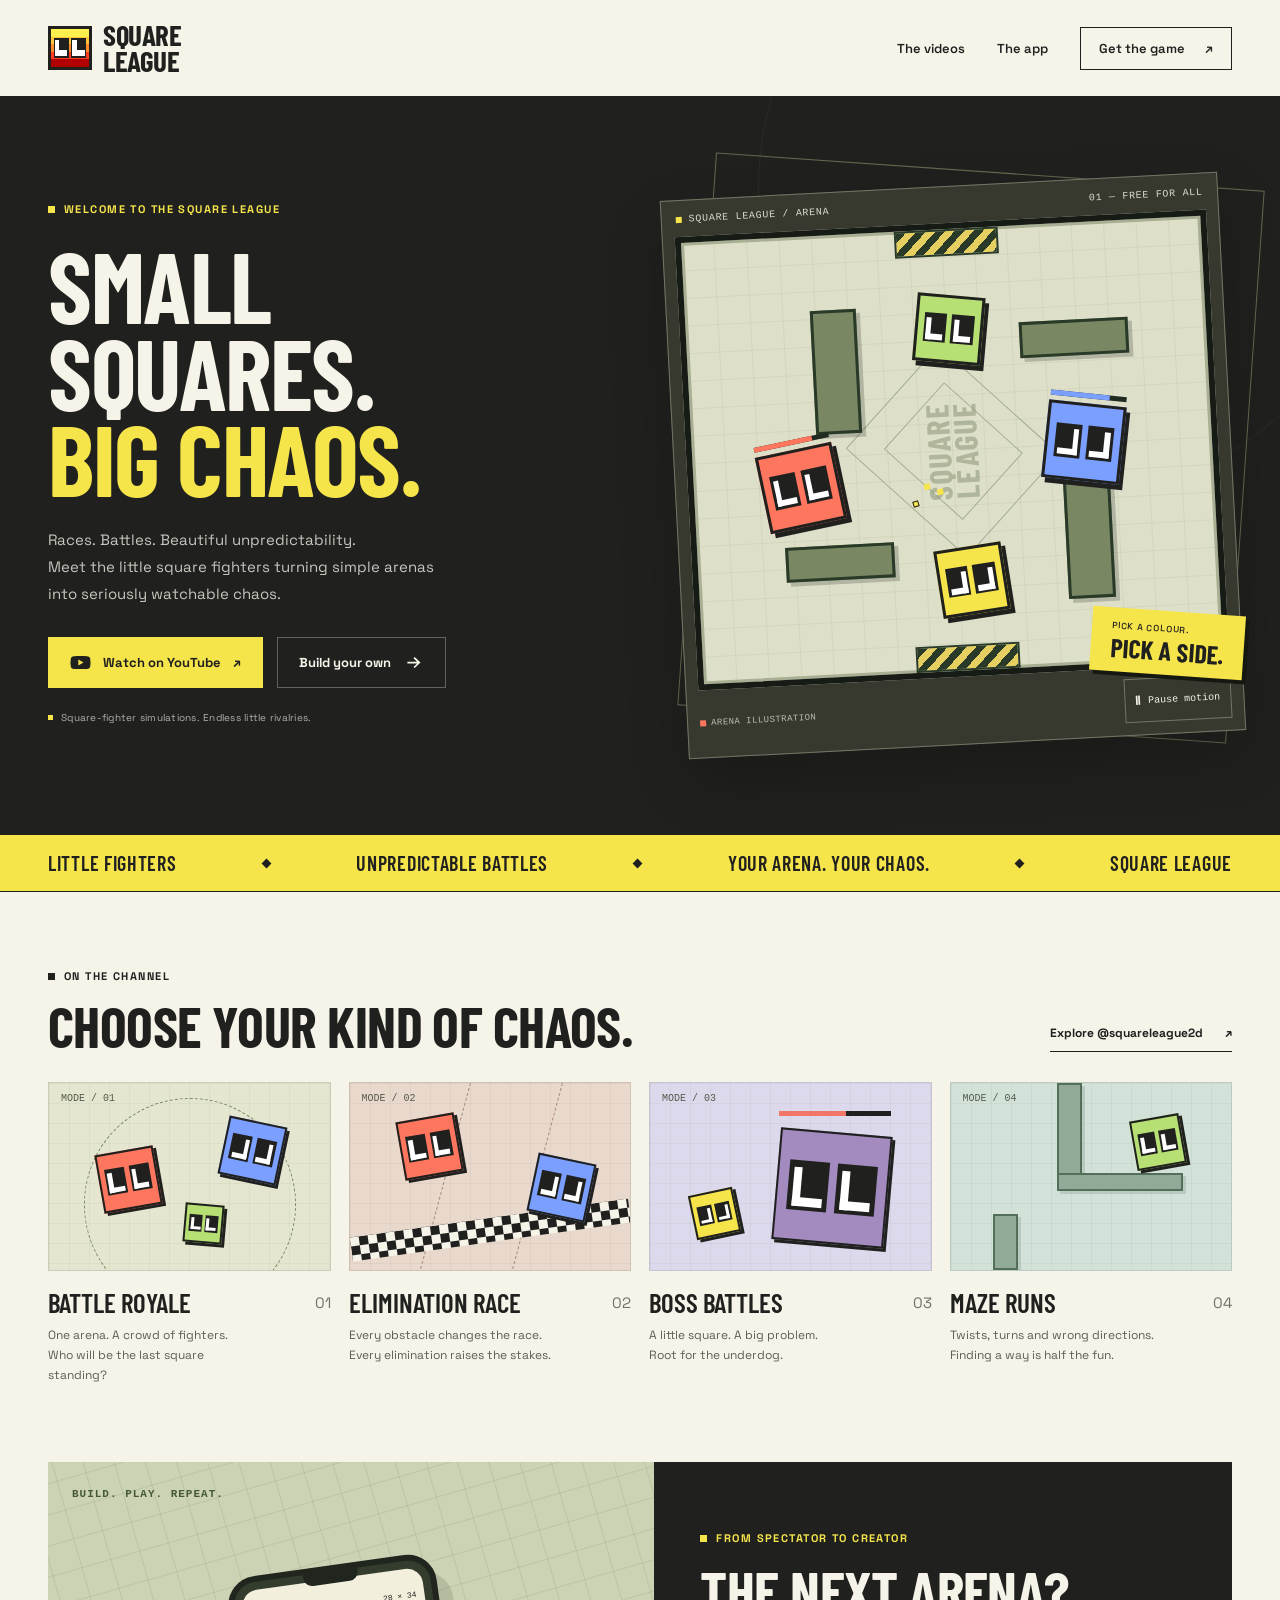
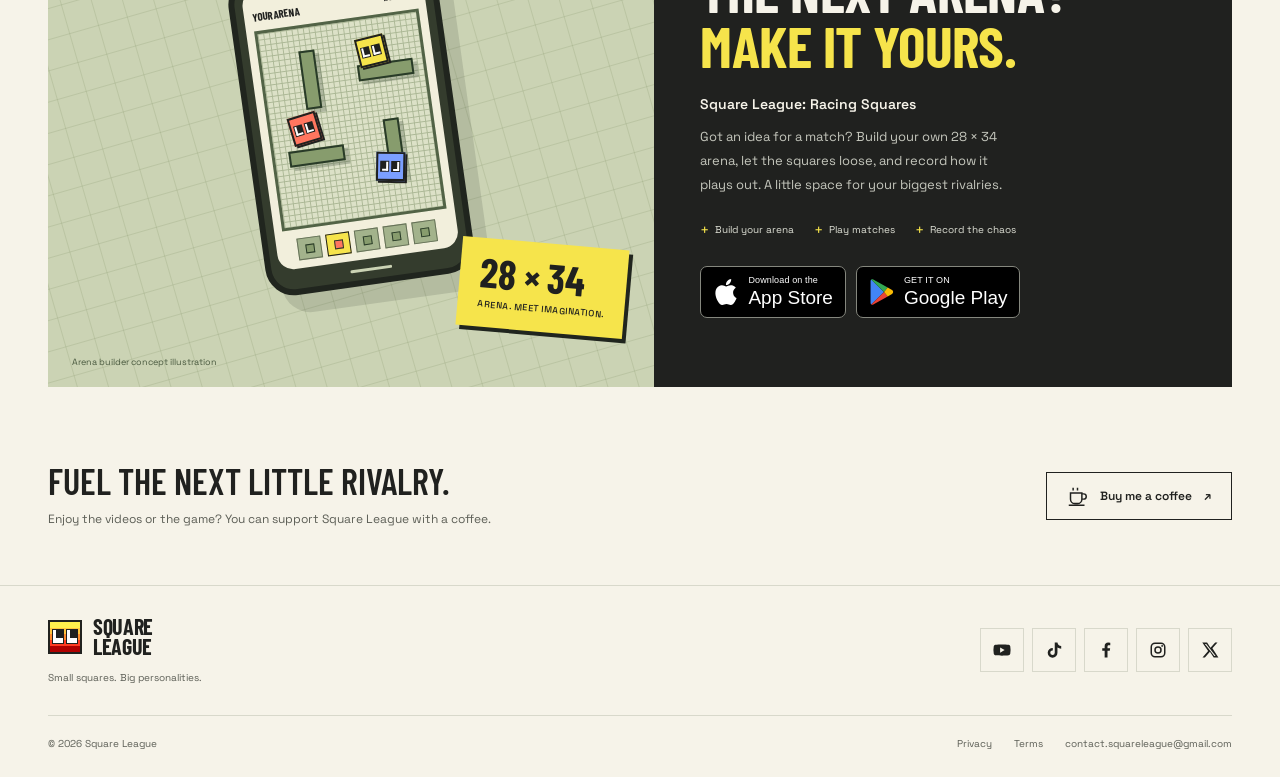
<file: index.html>
<!doctype html>
<html lang="en">
<head>
<meta charset="utf-8">
<meta name="viewport" content="width=device-width,initial-scale=1,viewport-fit=cover">
<title>Square League — Small squares. Big chaos.</title>
<meta name="description" content="Square-fighter races, battles, bosses and mazes on YouTube. Build your own 28×34 arena, play and record matches with Square League: Racing Squares for iOS and Android.">
<meta property="og:title" content="Square League — Small squares. Big chaos.">
<meta property="og:description" content="Watch the chaos. Build your own. Square-fighter simulations and the Square League: Racing Squares arena builder for iOS and Android.">
<meta property="og:url" content="https://squareleague.github.io/">
<meta name="theme-color" content="#f6e44b">
<link rel="icon" href="favicon.svg" type="image/svg+xml">
<link rel="preconnect" href="https://fonts.googleapis.com">
<link rel="preconnect" href="https://fonts.gstatic.com" crossorigin>
<link href="https://fonts.googleapis.com/css2?family=Barlow+Condensed:wght@600;700;800&family=Space+Grotesk:wght@400;500;600;700&display=swap" rel="stylesheet">
<style>
:root{--paper:#f6f3e9;--ink:#20211f;--muted:#5c5e56;--yellow:#f6e44b;--line:#d8d8cb;--red:#ff765f;--blue:#7b9fff;--green:#b6df74;--display:'Barlow Condensed','Arial Narrow',Impact,sans-serif;--sans:'Space Grotesk',Arial,sans-serif;color-scheme:light}
*{box-sizing:border-box}
html{scroll-behavior:smooth;scroll-padding-top:24px}
body{margin:0;background:var(--paper);color:var(--ink);font-family:var(--sans);-webkit-font-smoothing:antialiased}
button,a{-webkit-tap-highlight-color:transparent;touch-action:manipulation}
a{color:inherit}
button{font:inherit}
a:focus-visible,button:focus-visible{outline:3px solid #dc582e;outline-offset:5px}
::selection{background:var(--yellow);color:var(--ink)}
.wrap{width:min(1280px,calc(100% - 96px));margin-inline:auto}
.skip{position:absolute;left:16px;top:-80px;padding:12px 18px;background:var(--yellow);z-index:10}
.skip:focus{top:12px}
.svg-defs{position:absolute;width:0;height:0;overflow:hidden}
.icon{width:21px;height:21px;flex-shrink:0;fill:currentColor}
.eyebrow{display:flex;align-items:center;gap:9px;font-size:11px;font-weight:700;letter-spacing:.13em;text-transform:uppercase;line-height:1.5}
.eyebrow::before{content:"";width:7px;height:7px;background:currentColor;flex-shrink:0}
.top{height:96px;display:flex;align-items:center;justify-content:space-between;gap:24px}
.brand{display:inline-flex;align-items:center;gap:11px;text-decoration:none;flex-shrink:0}
.logo{position:relative;display:block;flex-shrink:0;width:44px;height:44px;border:3px solid var(--ink);background:linear-gradient(#fff04d 0 20%,#ffc53d 20% 40%,#ff8a2d 40% 60%,#ff3b22 60% 80%,#b00000 80%)}
.logo i{position:absolute;top:24.5%;width:39.4%;height:51%;background:var(--ink)}
.logo i:first-child{left:7.4%}
.logo i:last-child{left:53.2%}
.logo i::before,.logo i::after{content:"";position:absolute;left:8.1%;background:#fff}
.logo i::before{top:6.25%;width:28.1%;height:87.1%}
.logo i::after{top:60.4%;width:83.2%;height:32.9%}
.wordmark{font:700 29px/.88 var(--display);letter-spacing:-.015em;text-transform:uppercase}
.wordmark span{display:block}
.top nav{display:flex;align-items:center;gap:32px;font-size:13px;font-weight:600}
.top nav a{text-decoration:none;padding-block:12px}
.top nav a:hover{text-decoration:underline;text-underline-offset:5px}
.top nav .nav-play{padding:12px 18px;border:1px solid var(--ink);display:flex;align-items:center;gap:20px}
.hero{background:var(--ink);color:var(--paper);position:relative;isolation:isolate;overflow:hidden}
.hero::before{content:"";position:absolute;width:620px;height:620px;right:-100px;top:-220px;border:1px solid #ffffff0c;border-radius:50%;z-index:-1}
.hero-inner{display:grid;grid-template-columns:1fr 1.02fr;align-items:center;gap:48px;padding-block:64px 70px}
.hero .eyebrow{color:var(--yellow)}
h1,h2,h3,p{margin:0}
h1{font:700 clamp(78px,7.7vw,112px)/.88 var(--display);letter-spacing:-.015em;text-transform:uppercase;margin:24px 0}
h1 span{display:block;color:var(--yellow)}
.hero-copy>p{font-size:15px;line-height:1.8;color:#c5c7bd;max-width:40ch}
.hero-actions{display:flex;align-items:center;flex-wrap:wrap;gap:14px;margin-top:30px}
.button{display:inline-flex;align-items:center;justify-content:center;gap:12px;min-height:50px;padding:14px 21px;font-size:13px;font-weight:700;text-decoration:none;border:1px solid transparent;transition:background .18s,transform .18s}
.button:hover{transform:translateY(-3px)}
.button-primary{background:var(--yellow);color:var(--ink)}
.button-primary:hover{background:#fff184}
.button-quiet{border-color:#62645b;color:var(--paper)}
.button-quiet:hover{background:#34362e}
.hero-note{display:flex;align-items:center;gap:8px;font-size:10px;letter-spacing:.025em;color:#aeb1a5;margin-top:23px}
.hero-note span{width:5px;height:5px;background:var(--yellow)}
/* Original square-fighter eyes, reused in self-contained arena illustrations. */
.arena-showcase{position:relative;padding:26px 0 20px 16px;min-width:0}
.arena-showcase::before{content:"";position:absolute;inset:11px -14px 40px 38px;border:1px solid #66684f;transform:rotate(4deg);z-index:-1}
.arena-panel{background:#37392f;border:1px solid #747665;padding:12px;box-shadow:0 24px 60px #0003;transform:rotate(-3deg)}
.arena-hud{display:flex;align-items:center;justify-content:space-between;font-family:monospace;font-size:10px;letter-spacing:.07em;margin:1px 2px 12px;color:#d9dccb}
.hud-title{display:flex;align-items:center;gap:7px}
.hud-title::before{content:"";width:6px;height:6px;background:var(--yellow)}
.arena{position:relative;aspect-ratio:1.17;overflow:hidden;background-color:#dedfc9;background-image:linear-gradient(#c6c9af75 1px,transparent 1px),linear-gradient(90deg,#c6c9af75 1px,transparent 1px);background-size:6.25% 6.25%;border:6px solid #161b16;box-shadow:inset 0 0 0 3px #a9af92}
.arena::before,.arena::after{content:"";position:absolute;width:20%;height:20%;border:1px solid #a6ad90;transform:rotate(45deg);left:40%;top:40%}
.arena::after{width:31%;height:31%;left:34.5%;top:34.5%}
.arena-label{position:absolute;left:0;right:0;top:44%;text-align:center;color:#8b9677;font:700 32px/.85 var(--display);letter-spacing:.05em;transform:rotate(-90deg);opacity:.55}
.wall{position:absolute;background:#7a8763;border:3px solid #293b28;box-shadow:4px 4px 0 #283a2840;z-index:1}
.wall-a{left:24%;top:17%;width:9%;height:28%}
.wall-b{right:20%;bottom:15%;width:9%;height:28%}
.wall-c{left:17%;bottom:22%;width:21%;height:8%}
.wall-d{right:15%;top:22%;width:21%;height:8%}
.danger{position:absolute;left:41%;top:0;width:20%;height:6%;background:repeating-linear-gradient(135deg,#293b28 0 7px,#e6cf61 7px 14px);border:2px solid #293b28}
.danger.bottom{top:auto;bottom:0}
.fighter{position:absolute;width:15%;aspect-ratio:1;z-index:2;--fighter:var(--red)}
.fighter-body{position:absolute;inset:0;background:var(--fighter);border:3px solid #20211f;box-shadow:4px 5px 0 #20211f;animation:bob 2.6s ease-in-out infinite}
.eye{position:absolute;top:26.4%;width:36.8%;height:47%;background:#20211f}
.eye:first-child{left:9.4%}
.eye:nth-child(2){left:53.8%}
.eye::before,.eye::after{content:"";position:absolute;background:#fff;left:11%;bottom:9%}
.eye::before{width:22%;height:76%}
.eye::after{width:76%;height:18%}
.look-right .eye::before,.look-right .eye::after{left:auto;right:11%}
.health{position:absolute;top:-13px;left:-2px;right:-2px;height:5px;background:#1f2a20}
.health::after{content:"";display:block;height:100%;width:78%;background:var(--fighter)}
.f-red{left:13%;top:48%;transform:rotate(-9deg);animation:drift-red 10s ease-in-out infinite}
.f-blue{left:68%;top:41%;--fighter:var(--blue);transform:rotate(9deg);animation:drift-blue 11s ease-in-out infinite}
.f-blue .fighter-body{animation-delay:-1s}
.f-green{left:44%;top:15%;width:13%;--fighter:var(--green);transform:rotate(8deg)}
.f-green .fighter-body{animation-delay:-.6s}
.f-yellow{left:46%;top:72%;width:13%;--fighter:var(--yellow);transform:rotate(-6deg)}
.f-yellow .fighter-body{animation-delay:-1.8s}
.spark{position:absolute;width:6px;height:6px;background:#f6e44b;border:1px solid #222;left:42%;top:61%;box-shadow:16px -13px 0 #f6e44b,27px -4px 0 #f6e44b;transform:rotate(-15deg)}
.arena-bottom{display:flex;align-items:center;justify-content:space-between;margin-top:11px;font-size:9px;letter-spacing:.05em;font-family:monospace;color:#b9bdad}
.arena-bottom>span{display:flex;align-items:center;gap:5px}
.arena-bottom i{width:6px;height:6px;background:var(--red);display:block}
.motion-toggle{display:flex;align-items:center;gap:7px;background:transparent;color:var(--paper);border:1px solid #727665;min-height:44px;padding:4px 10px;font-size:10px;cursor:pointer}
.motion-toggle:hover{background:#515542}
.pause-symbol{font-weight:700;font-size:12px}
.arena-sticker{position:absolute;right:-12px;bottom:90px;background:var(--yellow);color:var(--ink);padding:12px 20px;font:700 26px/.92 var(--display);text-transform:uppercase;transform:rotate(4deg);box-shadow:4px 4px 0 #141811}
.arena-sticker small{display:block;font:500 9px var(--sans);letter-spacing:.09em;margin-bottom:4px}
.ticker{background:var(--yellow);border-bottom:1px solid var(--ink)}
.ticker-inner{display:flex;justify-content:space-between;align-items:center;gap:20px;padding-block:16px;font:600 20px var(--display);text-transform:uppercase;letter-spacing:.035em}
.ticker-inner i{width:7px;height:7px;background:var(--ink);transform:rotate(45deg);flex-shrink:0}
.section{padding-block:76px}
.section-head{display:flex;justify-content:space-between;align-items:flex-end;gap:28px;margin-bottom:30px}
.section h2,.app-copy h2{font:700 clamp(42px,4.4vw,64px)/.95 var(--display);text-transform:uppercase;letter-spacing:-.01em;margin-top:14px}
.text-link{display:inline-flex;align-items:center;gap:22px;font-size:12px;font-weight:700;text-decoration:none;padding-block:10px;border-bottom:1px solid var(--ink);flex-shrink:0}
.text-link:hover{color:#9c3927;border-color:currentColor}
.modes{display:grid;grid-template-columns:repeat(4,1fr);gap:18px}
.mode{min-width:0}
.mode-art{position:relative;aspect-ratio:1.5;overflow:hidden;border:1px solid #20211f20;background:var(--art-bg);isolation:isolate}
.mode-art::before{content:"";position:absolute;inset:0;background-image:linear-gradient(#20211f0b 1px,transparent 1px),linear-gradient(90deg,#20211f0b 1px,transparent 1px);background-size:20px 20px;z-index:-1}
.mode-index{position:absolute;left:12px;top:10px;font:10px monospace;color:#555b4d}
.mode-art .fighter{width:21%}
.mode-art .fighter-body{animation:none;border-width:2px;box-shadow:3px 3px 0 #20211f}
.mode-art .fighter:nth-of-type(1){left:18%;top:36%;transform:rotate(-10deg)}
.mode-art .fighter:nth-of-type(2){left:62%;top:20%;transform:rotate(12deg);--fighter:var(--blue)}
.mode-art .fighter:nth-of-type(3){left:48%;top:65%;width:14%;--fighter:var(--green);transform:rotate(5deg)}
.battle{--art-bg:#e4e6cf}
.battle::after{content:"";position:absolute;width:75%;aspect-ratio:1;border:1px dashed #798563;left:12.5%;top:8%;border-radius:50%;z-index:-1}
.race{--art-bg:#e9d8cc}
.race .lane{position:absolute;top:0;bottom:0;left:34%;width:33%;border-inline:1px dashed #a88b79;transform:skew(-15deg)}
.race .finish{position:absolute;inset:72% 0 15%;background:repeating-conic-gradient(#20211f 0 25%,#f6f3e9 0 50%) 0 0/18px 18px;transform:rotate(-8deg)}
.race .fighter:nth-of-type(1){left:18%;top:18%}
.race .fighter:nth-of-type(2){left:65%;top:40%}
.boss{--art-bg:#dcd9ec}
.boss .fighter:nth-of-type(1){width:40%;top:26%;left:45%;--fighter:#a38bbf;transform:rotate(5deg)}
.boss .fighter:nth-of-type(2){width:16%;left:15%;top:58%;--fighter:var(--yellow);transform:rotate(-12deg)}
.boss .boss-hp{position:absolute;top:15%;width:40%;height:5px;right:14%;background:#20211f}
.boss-hp::after{content:"";display:block;background:#f07765;width:60%;height:100%}
.maze{--art-bg:#d3e2d9}
.maze-wall{position:absolute;background:#90aa97;border:2px solid #536f5a;box-shadow:3px 3px 0 #536f5a33}
.maze .w1{top:0;left:38%;width:9%;height:56%}
.maze .w2{top:48%;left:38%;width:45%;height:10%}
.maze .w3{bottom:0;left:15%;width:9%;height:30%}
.maze .fighter:nth-of-type(1){width:18%;left:65%;top:18%;--fighter:var(--green)}
.mode-title{display:flex;align-items:center;justify-content:space-between;margin-top:18px}
.mode h3{font:600 27px/1 var(--display);text-transform:uppercase}
.mode-title>span{font-size:15px;color:#707466}
.mode p{font-size:12px;line-height:1.7;color:var(--muted);margin-top:9px;max-width:27ch}
.app-section{padding-block:0 76px}
.app-card{display:grid;grid-template-columns:1.05fr 1fr;background:var(--ink);color:var(--paper);overflow:hidden}
.app-art{position:relative;min-height:525px;background:#cbd3b4;display:flex;align-items:center;justify-content:center;overflow:hidden;isolation:isolate}
.app-art::before{content:"";position:absolute;inset:-50%;background-image:linear-gradient(#99a77f55 1px,transparent 1px),linear-gradient(90deg,#99a77f55 1px,transparent 1px);background-size:30px 30px;transform:rotate(-16deg);z-index:-1}
.app-art::after{content:"BUILD. PLAY. REPEAT.";position:absolute;left:24px;top:26px;font:600 11px monospace;letter-spacing:.09em;color:#46583a}
.phone{width:210px;border:6px solid #20251e;border-radius:29px;padding:8px;background:#343c2d;transform:rotate(-8deg);box-shadow:14px 19px 0 #20251e22;position:relative}
.phone::before{content:"";width:55px;height:12px;background:#20251e;border-radius:0 0 9px 9px;position:absolute;left:calc(50% - 27px);top:0;z-index:3}
.phone-screen{border-radius:16px;overflow:hidden;background:#f2efdc;padding:20px 8px 8px}
.phone-title{display:flex;align-items:center;justify-content:space-between;color:var(--ink);font:700 11px var(--display);margin-bottom:8px;text-transform:uppercase}
.phone-title small{font:8px monospace}
.builder-arena{position:relative;aspect-ratio:28/34;background-color:#dce1c7;background-image:linear-gradient(#acb896 1px,transparent 1px),linear-gradient(90deg,#acb896 1px,transparent 1px);background-size:calc(100% / 28) calc(100% / 34);border:3px solid #526346;overflow:hidden}
.builder-arena .wall{border-width:2px;background:#879c6d}
.builder-arena .wall-a{left:24%;top:12%;height:30%;width:10%}
.builder-arena .wall-b{right:20%;bottom:17%;height:31%;width:10%}
.builder-arena .wall-c{bottom:30%;left:9%;width:35%}
.builder-arena .wall-d{top:23%;right:6%;width:35%}
.builder-arena .fighter{width:18%}
.builder-arena .fighter-body{animation:none;border-width:2px;box-shadow:2px 2px #20211f}
.builder-arena .f-red{left:12%;top:44%;animation:none}
.builder-arena .f-blue{top:69%;left:62%;animation:none}
.builder-arena .f-yellow{top:9%;left:60%}
.builder-tools{display:flex;gap:5px;justify-content:center;padding-top:9px}
.builder-tools i{width:24px;height:22px;border:1px solid #677259;background:#a3b38c;position:relative}
.builder-tools i:nth-child(2){background:var(--yellow);border-color:#20211f}
.builder-tools i::after{content:"";width:7px;height:7px;border:1px solid #293b28;background:#879c6d;position:absolute;left:7px;top:6px}
.builder-tools i:nth-child(2)::after{background:var(--red)}
.phone-base{width:42px;height:3px;border-radius:3px;background:#cbd3b4;margin:9px auto 0}
.build-label{position:absolute;right:28px;bottom:55px;background:var(--yellow);color:var(--ink);padding:17px 20px;transform:rotate(5deg);box-shadow:4px 4px 0 #20251e;font:700 41px/.85 var(--display)}
.build-label span{display:block;font:500 9px var(--sans);margin-top:8px;letter-spacing:.06em;text-transform:uppercase}
.concept-label{position:absolute;left:24px;bottom:19px;font-size:9px;color:#48583e}
.app-copy{padding:58px 46px;align-self:center}
.app-copy .eyebrow{color:var(--yellow)}
.app-copy h2{font-size:58px;margin-top:16px}
.app-copy h2 span{color:var(--yellow)}
.app-name{font-size:14px;font-weight:600;margin-top:22px}
.app-description{font-size:13px;color:#c5c7bd;line-height:1.85;margin-top:12px;max-width:38ch}
.features{display:flex;flex-wrap:wrap;gap:9px 20px;margin:23px 0 27px;font-size:10px;color:#e0e2d7}
.features span{display:inline-flex;align-items:center;gap:6px}
.features span::before{content:"+";color:var(--yellow);font-size:15px}
.stores{display:flex;flex-wrap:wrap;gap:10px}
.store{display:inline-flex;align-items:center;gap:9px;min-height:52px;padding:6px 12px;background:#000;color:#fff;text-decoration:none;border:1px solid #85877e;border-radius:7px;font-family:Arial,sans-serif;transition:transform .18s}
.store:hover{transform:translateY(-3px);border-color:#fff}
.store svg{flex-shrink:0}
.store-text{display:flex;flex-direction:column;line-height:1.08;white-space:nowrap}
.store-text small{font-size:9px;letter-spacing:.015em}
.store-text b{font-size:19px;font-weight:500;margin-top:2px}
.community{display:flex;justify-content:space-between;align-items:center;gap:40px;padding-block:0 56px}
.community h2{font:600 36px/1 var(--display);text-transform:uppercase}
.community p{font-size:12px;color:var(--muted);margin-top:10px;line-height:1.7}
.coffee{display:inline-flex;align-items:center;gap:12px;min-height:48px;padding:12px 20px;border:1px solid var(--ink);text-decoration:none;font-size:12px;font-weight:600;flex-shrink:0}
.coffee:hover{background:var(--yellow)}
.footer{border-top:1px solid var(--line)}
.footer-top{display:flex;align-items:center;justify-content:space-between;gap:30px;padding-block:31px}
.footer .logo{width:34px;height:34px;border-width:2px}
.footer .wordmark{font-size:22px}
.footer-tag{font-size:10px;color:var(--muted);margin-top:12px}
.socials{display:flex;flex-wrap:wrap;gap:8px}
.socials a{width:44px;height:44px;display:flex;align-items:center;justify-content:center;border:1px solid var(--line);text-decoration:none;transition:background .18s}
.socials a:hover{background:var(--yellow);border-color:var(--ink)}
.socials .icon{width:18px;height:18px}
.footer-bottom{display:flex;flex-wrap:wrap;justify-content:space-between;gap:16px;border-top:1px solid var(--line);padding-block:20px 25px;color:var(--muted);font-size:10px;line-height:1.6}
.footer-bottom nav{display:flex;flex-wrap:wrap;gap:12px 22px}
.footer-bottom a{text-decoration:none}
.footer-bottom a:hover{text-decoration:underline;text-underline-offset:4px}
@keyframes bob{0%,100%{translate:0 0}
50%{translate:0 -5px}
}
@keyframes drift-red{0%,100%{translate:0 0}
40%{translate:20px 18px}
70%{translate:7px -15px}
}
@keyframes drift-blue{0%,100%{translate:0 0}
45%{translate:-18px 12px}
70%{translate:-8px -12px}
}
.motion-paused .arena *{animation-play-state:paused!important}
@media(min-width:1500px){.hero-inner{padding-block:80px}
}
@media(max-width:1100px){.wrap{width:calc(100% - 64px)}
.hero-inner{gap:30px}
h1{font-size:84px}
.hero-actions{gap:10px}
.button{padding-inline:15px}
.app-copy{padding:40px 30px}
.app-copy h2{font-size:49px}
.app-art{min-height:510px}
.modes{gap:14px}
.mode h3{font-size:24px}
}
@media(max-width:800px){.wrap{width:calc(100% - 48px)}
.top{height:82px}
.top nav{gap:20px}
.hero-inner{grid-template-columns:1fr;gap:32px;padding-block:44px 54px}
.hero-copy{max-width:600px}
h1{font-size:92px}
.hero-copy>p{max-width:46ch}
.arena-showcase{width:min(490px,92%);margin:0 auto;padding-top:5px}
.arena-showcase::before{top:-5px}
.ticker-inner{font-size:17px;gap:10px}
.modes{grid-template-columns:repeat(2,1fr);gap:30px 20px}
.section{padding-block:54px}
.app-card{grid-template-columns:1fr 1fr}
.app-art{min-height:500px}
.app-copy{padding:34px 24px}
.app-copy h2{font-size:43px}
.app-name{line-height:1.5}
.build-label{right:15px;font-size:34px;padding:13px}
.phone{width:185px}
.features{gap:5px 14px}
.app-section{padding-bottom:54px}
.community{gap:25px}
.community h2{font-size:30px}
}
@media(max-width:580px){.wrap{width:calc(100% - 40px)}
.top{height:78px;gap:10px}
.logo{width:36px;height:36px;border-width:2px}
.wordmark{font-size:24px}
.brand{gap:9px}
.top nav{gap:0}
.top nav>a:not(.nav-play){display:none}
.top nav .nav-play{padding:10px 12px;gap:14px;font-size:11px}
h1{font-size:clamp(64px,18vw,97px);margin:23px 0 20px}
.hero-inner{padding-block:34px 46px;gap:36px}
.eyebrow{font-size:9px;letter-spacing:.11em}
.hero-copy>p{font-size:13px;max-width:36ch}
.hero-actions{margin-top:24px}
.button{font-size:11px;padding:12px 14px;min-height:46px;gap:8px}
.hero-note{font-size:9px;margin-top:20px}
.arena-showcase{width:94%;padding-left:0}
.arena-showcase::before{inset:-7px -8px 36px 15px}
.arena-panel{padding:9px}
.arena-hud{font-size:8px;margin-bottom:9px}
.arena{border-width:4px}
.arena-label{font-size:25px}
.arena-bottom{font-size:8px}
.arena-sticker{right:-7px;bottom:80px;font-size:22px;padding:10px 16px}
.arena-sticker small{font-size:8px}
.fighter-body{border-width:2px;box-shadow:3px 4px #20211f}
.health{height:4px;top:-10px}
.ticker-inner{justify-content:center;flex-wrap:wrap;gap:8px 16px;font-size:14px;padding-block:13px}
.ticker-inner i{width:4px;height:4px}
.ticker-inner i:nth-of-type(2){display:none}
.ticker-inner span{white-space:nowrap}
.section{padding-block:43px}
.section-head{align-items:flex-start;gap:20px;flex-direction:column;margin-bottom:24px}
.section h2{font-size:44px;margin-top:10px}
.text-link{font-size:11px;gap:18px;padding-block:0 8px}
.modes{gap:25px 14px}
.mode-art{aspect-ratio:1.15}
.mode-index{font-size:8px;left:8px;top:8px}
.mode h3{font-size:22px}
.mode-title{margin-top:12px}
.mode-title>span{display:none}
.mode p{font-size:11px;line-height:1.7;margin-top:7px}
.mode-art .fighter{width:25%}
.mode-art .fighter:nth-of-type(1){left:15%;top:39%}
.mode-art .fighter:nth-of-type(2){left:61%;top:23%}
.mode-art .fighter:nth-of-type(3){left:52%;top:72%;width:16%}
.boss .fighter:nth-of-type(1){width:43%;left:44%;top:29%}
.boss .fighter:nth-of-type(2){width:20%;left:12%;top:65%}
.maze .fighter:nth-of-type(1){width:22%;left:65%;top:16%}
.app-section{padding-bottom:39px}
.app-card{grid-template-columns:1fr}
.app-art{min-height:415px;grid-row:2}
.app-copy{padding:32px 25px 35px}
.app-copy h2{font-size:49px}
.app-name{font-size:13px;margin-top:19px}
.app-description{font-size:12px}
.features{font-size:9px;margin:18px 0 22px;gap:7px 14px}
.stores{gap:8px}
.store{padding:6px 9px;gap:7px;min-height:48px}
.store svg{width:23px;height:27px}
.store-text b{font-size:16px}
.store-text small{font-size:8px}
.phone{width:191px}
.build-label{right:20px;bottom:57px;font-size:35px}
.app-art::after{font-size:9px;top:21px;left:20px}
.concept-label{left:20px;font-size:8px}
.community{align-items:flex-start;flex-direction:column;gap:20px;padding-bottom:35px}
.community h2{font-size:32px}
.community p{font-size:11px;max-width:40ch;margin-top:8px}
.coffee{min-height:45px;font-size:11px}
.footer-top{align-items:flex-start;flex-direction:column;gap:22px;padding-block:26px}
.footer-tag{font-size:9px}
.socials{gap:10px}
.socials a{width:42px;height:42px}
.footer-bottom{font-size:10px;gap:12px;padding-block:18px 23px}
.footer-bottom nav{gap:10px 20px}
.footer-bottom nav a:last-child{flex-basis:100%}
}
@media(prefers-reduced-motion:reduce){html{scroll-behavior:auto}
*,*::before,*::after{animation:none!important;transition:none!important}
.motion-toggle{display:none}
}
</style>
</head>
<body>
<a class="skip" href="#main">Skip to content</a>
<svg class="svg-defs" xmlns="http://www.w3.org/2000/svg" aria-hidden="true"><defs>
<symbol id="youtube" viewBox="0 0 24 24"><path d="M23 7a3 3 0 0 0-2-2c-2-.5-7-.5-9-.5S5 4.5 3 5a3 3 0 0 0-2 2 28 28 0 0 0 0 10 3 3 0 0 0 2 2c2 .5 7 .5 9 .5s7 0 9-.5a3 3 0 0 0 2-2 28 28 0 0 0 0-10ZM9.5 15.5v-7l6 3.5-6 3.5Z"/></symbol>
<symbol id="arrow" viewBox="0 0 24 24"><path d="M5 11h11l-4-4 1.4-1.4L20 12l-6.6 6.4L12 17l4-4H5z"/></symbol>
<symbol id="tiktok" viewBox="0 0 24 24"><path d="M16.6 2H13v13.8a3 3 0 1 1-2.6-3V9.2a6.5 6.5 0 1 0 6.2 6.5V8.8a9 9 0 0 0 5 1.5V6.7a5.7 5.7 0 0 1-5-4.7Z"/></symbol>
<symbol id="facebook" viewBox="0 0 24 24"><path d="M14 22v-9h3l.5-3.5H14V7.3c0-1 .3-1.8 1.8-1.8h1.9V2.3a26 26 0 0 0-2.8-.2c-2.8 0-4.7 1.7-4.7 4.8v2.6H7V13h3.2v9Z"/></symbol>
<symbol id="instagram" viewBox="0 0 24 24"><rect x="3" y="3" width="18" height="18" rx="5" fill="none" stroke="currentColor" stroke-width="2"/><circle cx="12" cy="12" r="4" fill="none" stroke="currentColor" stroke-width="2"/><circle cx="17.5" cy="6.5" r="1.2"/></symbol>
<symbol id="x-social" viewBox="0 0 24 24"><path d="M18.9 2H22l-6.8 7.8L23.2 22h-6.3l-5-7.6L5.2 22H2l7.5-8.6L1.7 2h6.4l4.6 7L18.9 2ZM17.8 20h1.7L7 3.9H5.2L17.8 20Z"/></symbol>
<symbol id="coffee" viewBox="0 0 24 24"><path d="M7 2v3m5-3v3M4 8h13v7a5 5 0 0 1-5 5H9a5 5 0 0 1-5-5V8Zm13 1h2a3 3 0 0 1 0 6h-2M2 22h18" fill="none" stroke="currentColor" stroke-width="1.7"/></symbol>
</defs></svg>
<header class="top wrap">
  <a class="brand" href="./" aria-label="Square League home"><span class="logo" aria-hidden="true"><i></i><i></i></span><span class="wordmark">Square<span>League</span></span></a>
  <nav aria-label="Main navigation"><a href="#watch">The videos</a><a href="#app">The app</a><a class="nav-play" href="#app">Get the game <span aria-hidden="true">↗</span></a></nav>
</header>
<main id="main">
  <section class="hero" aria-labelledby="hero-title"><div class="hero-inner wrap">
    <div class="hero-copy"><div class="eyebrow">Welcome to the Square League</div><h1 id="hero-title">Small squares.<span>Big chaos.</span></h1><p>Races. Battles. Beautiful unpredictability.<br>Meet the little square fighters turning simple arenas into seriously watchable chaos.</p><div class="hero-actions"><a class="button button-primary" href="https://www.youtube.com/@squareleague2d?sub_confirmation=1" target="_blank" rel="noopener"><svg class="icon" aria-hidden="true"><use href="#youtube"/></svg>Watch on YouTube <span aria-hidden="true">↗</span></a><a class="button button-quiet" href="#app">Build your own <svg class="icon" aria-hidden="true"><use href="#arrow"/></svg></a></div><div class="hero-note"><span aria-hidden="true"></span>Square-fighter simulations. Endless little rivalries.</div></div>
    <div class="arena-showcase"><div class="arena-panel"><div class="arena-hud"><span class="hud-title">SQUARE LEAGUE / ARENA</span><span>01 — FREE FOR ALL</span></div><div class="arena" role="img" aria-label="Illustrated arena with red, blue, green and yellow square fighters weaving around walls"><span class="arena-label" aria-hidden="true">SQUARE<br>LEAGUE</span><span class="wall wall-a"></span><span class="wall wall-b"></span><span class="wall wall-c"></span><span class="wall wall-d"></span><span class="danger"></span><span class="danger bottom"></span><span class="spark"></span><div class="fighter f-red"><div class="fighter-body"><span class="eye"></span><span class="eye"></span><span class="health"></span></div></div><div class="fighter f-blue look-right"><div class="fighter-body"><span class="eye"></span><span class="eye"></span><span class="health"></span></div></div><div class="fighter f-green"><div class="fighter-body"><span class="eye"></span><span class="eye"></span></div></div><div class="fighter f-yellow look-right"><div class="fighter-body"><span class="eye"></span><span class="eye"></span></div></div></div><div class="arena-bottom"><span><i aria-hidden="true"></i>ARENA ILLUSTRATION</span><button class="motion-toggle" type="button" aria-pressed="false"><span class="pause-symbol" aria-hidden="true">Ⅱ</span><span class="motion-label">Pause motion</span></button></div></div><div class="arena-sticker" aria-hidden="true"><small>PICK A COLOUR.</small>Pick a side.</div></div>
  </div></section>
  <div class="ticker" aria-hidden="true"><div class="ticker-inner wrap"><span>Little fighters</span><i></i><span>Unpredictable battles</span><i></i><span>Your arena. Your chaos.</span><i></i><span>Square League</span></div></div>
  <section class="section wrap" id="watch" aria-labelledby="watch-title">
    <div class="section-head"><div><div class="eyebrow">On the channel</div><h2 id="watch-title">Choose your kind of chaos.</h2></div><a class="text-link" href="https://www.youtube.com/@squareleague2d?sub_confirmation=1" target="_blank" rel="noopener">Explore @squareleague2d <span aria-hidden="true">↗</span></a></div>
    <div class="modes">
      <article class="mode"><div class="mode-art battle" aria-hidden="true"><span class="mode-index">MODE / 01</span><div class="fighter"><div class="fighter-body"><span class="eye"></span><span class="eye"></span></div></div><div class="fighter look-right"><div class="fighter-body"><span class="eye"></span><span class="eye"></span></div></div><div class="fighter"><div class="fighter-body"><span class="eye"></span><span class="eye"></span></div></div></div><div class="mode-title"><h3>Battle Royale</h3><span aria-hidden="true">01</span></div><p>One arena. A crowd of fighters.<br>Who will be the last square standing?</p></article>
      <article class="mode"><div class="mode-art race" aria-hidden="true"><span class="mode-index">MODE / 02</span><span class="lane"></span><span class="finish"></span><div class="fighter"><div class="fighter-body"><span class="eye"></span><span class="eye"></span></div></div><div class="fighter look-right"><div class="fighter-body"><span class="eye"></span><span class="eye"></span></div></div></div><div class="mode-title"><h3>Elimination Race</h3><span aria-hidden="true">02</span></div><p>Every obstacle changes the race.<br>Every elimination raises the stakes.</p></article>
      <article class="mode"><div class="mode-art boss" aria-hidden="true"><span class="mode-index">MODE / 03</span><span class="boss-hp"></span><div class="fighter"><div class="fighter-body"><span class="eye"></span><span class="eye"></span></div></div><div class="fighter look-right"><div class="fighter-body"><span class="eye"></span><span class="eye"></span></div></div></div><div class="mode-title"><h3>Boss Battles</h3><span aria-hidden="true">03</span></div><p>A little square. A big problem.<br>Root for the underdog.</p></article>
      <article class="mode"><div class="mode-art maze" aria-hidden="true"><span class="mode-index">MODE / 04</span><span class="maze-wall w1"></span><span class="maze-wall w2"></span><span class="maze-wall w3"></span><div class="fighter"><div class="fighter-body"><span class="eye"></span><span class="eye"></span></div></div></div><div class="mode-title"><h3>Maze Runs</h3><span aria-hidden="true">04</span></div><p>Twists, turns and wrong directions.<br>Finding a way is half the fun.</p></article>
    </div>
  </section>
  <section class="app-section wrap" id="app" aria-labelledby="app-title"><div class="app-card">
    <div class="app-art"><div class="phone" role="img" aria-label="Arena builder concept: a 28 by 34 grid with walls and colourful square fighters"><div class="phone-screen"><div class="phone-title">Your arena <small>28 × 34</small></div><div class="builder-arena"><span class="wall wall-a"></span><span class="wall wall-b"></span><span class="wall wall-c"></span><span class="wall wall-d"></span><div class="fighter f-red"><div class="fighter-body"><span class="eye"></span><span class="eye"></span></div></div><div class="fighter f-blue look-right"><div class="fighter-body"><span class="eye"></span><span class="eye"></span></div></div><div class="fighter f-yellow"><div class="fighter-body"><span class="eye"></span><span class="eye"></span></div></div></div><div class="builder-tools" aria-hidden="true"><i></i><i></i><i></i><i></i><i></i></div></div><div class="phone-base"></div></div><div class="build-label" aria-hidden="true">28 × 34<span>Arena. Meet imagination.</span></div><span class="concept-label">Arena builder concept illustration</span></div>
    <div class="app-copy"><div class="eyebrow">From spectator to creator</div><h2 id="app-title">The next arena?<br><span>Make it yours.</span></h2><p class="app-name">Square League: Racing Squares</p><p class="app-description">Got an idea for a match? Build your own 28 × 34 arena, let the squares loose, and record how it plays out. A little space for your biggest rivalries.</p><div class="features" aria-label="App features"><span>Build your arena</span><span>Play matches</span><span>Record the chaos</span></div><div class="stores">
      <a class="store" href="https://apps.apple.com/us/app/square-league-racing-squares/id6820328951" target="_blank" rel="noopener" aria-label="Download Square League: Racing Squares on the App Store"><svg width="26" height="30" viewBox="0 0 24 24" aria-hidden="true"><path fill="#fff" d="M12.152 6.896c-.948 0-2.415-1.078-3.96-1.04-2.04.027-3.91 1.183-4.961 3.014-2.117 3.675-.546 9.103 1.519 12.09 1.013 1.454 2.208 3.09 3.792 3.039 1.52-.065 2.09-.987 3.935-.987 1.831 0 2.35.987 3.96.948 1.637-.026 2.676-1.48 3.676-2.948 1.156-1.688 1.636-3.325 1.662-3.415-.039-.013-3.182-1.221-3.22-4.857-.026-3.04 2.48-4.494 2.597-4.559-1.429-2.09-3.623-2.324-4.39-2.376-2-.156-3.675 1.09-4.61 1.09zM15.53 3.83c.843-1.012 1.4-2.427 1.245-3.83-1.207.052-2.662.805-3.532 1.818-.78.896-1.454 2.338-1.273 3.714 1.338.104 2.715-.688 3.559-1.701"/></svg><span class="store-text"><small>Download on the</small><b>App Store</b></span></a>
      <a class="store" href="https://play.google.com/store/apps/details?id=com.socplays.squareleague" target="_blank" rel="noopener" aria-label="Get Square League: Racing Squares on Google Play"><svg width="26" height="28" viewBox="0 0 24 26" aria-hidden="true"><path fill="#4285F4" d="M2 1.4 13.9 13 2 24.6c-.4-.3-.6-.8-.6-1.4V2.8c0-.6.2-1.1.6-1.4z"/><path fill="#34A853" d="M2 1.4c.5-.4 1.2-.5 1.9-.1l13.4 7.6-3.4 4.1z"/><path fill="#EA4335" d="M2 24.6l11.9-11.6 3.4 4.1-13.4 7.6c-.7.4-1.4.3-1.9-.1z"/><path fill="#FBBC04" d="m17.3 8.9 4 2.3c1.4.8 1.4 2.8 0 3.6l-4 2.3-3.4-4.1z"/></svg><span class="store-text"><small>GET IT ON</small><b>Google Play</b></span></a>
    </div></div>
  </div></section>
  <section class="community wrap" aria-labelledby="support-title"><div><h2 id="support-title">Fuel the next little rivalry.</h2><p>Enjoy the videos or the game? You can support Square League with a coffee.</p></div><a class="coffee" href="https://buymeacoffee.com/squareleague" target="_blank" rel="noopener"><svg class="icon" aria-hidden="true"><use href="#coffee"/></svg>Buy me a coffee <span aria-hidden="true">↗</span></a></section>
</main>
<footer class="footer"><div class="wrap"><div class="footer-top"><div><a class="brand" href="./" aria-label="Square League home"><span class="logo" aria-hidden="true"><i></i><i></i></span><span class="wordmark">Square<span>League</span></span></a><p class="footer-tag">Small squares. Big personalities.</p></div><nav class="socials" aria-label="Follow Square League">
  <a href="https://www.youtube.com/@squareleague2d?sub_confirmation=1" target="_blank" rel="noopener" aria-label="Square League on YouTube"><svg class="icon" aria-hidden="true"><use href="#youtube"/></svg></a>
  <a href="https://www.tiktok.com/@squareracegame2d" target="_blank" rel="noopener" aria-label="Square League on TikTok"><svg class="icon" aria-hidden="true"><use href="#tiktok"/></svg></a>
  <a href="https://www.facebook.com/oooSquare2d" target="_blank" rel="noopener" aria-label="Square League on Facebook"><svg class="icon" aria-hidden="true"><use href="#facebook"/></svg></a>
  <a href="https://www.instagram.com/squareleague2d/" target="_blank" rel="noopener" aria-label="Square League on Instagram"><svg class="icon" aria-hidden="true"><use href="#instagram"/></svg></a>
  <a href="https://x.com/squareleague2d" target="_blank" rel="noopener" aria-label="Square League on X (Twitter)"><svg class="icon" aria-hidden="true"><use href="#x-social"/></svg></a>
</nav></div><div class="footer-bottom"><span>&copy; 2026 Square League</span><nav aria-label="Legal and contact"><a href="privacy.html">Privacy</a><a href="terms.html">Terms</a><a href="mailto:contact.squareleague@gmail.com">contact.squareleague@gmail.com</a></nav></div></div></footer>
<script>
const motionToggle = document.querySelector('.motion-toggle');
motionToggle.addEventListener('click', () => {
  const paused = document.body.classList.toggle('motion-paused');
  motionToggle.setAttribute('aria-pressed', String(paused));
  motionToggle.querySelector('.motion-label').textContent = paused ? 'Resume motion' : 'Pause motion';
  motionToggle.querySelector('.pause-symbol').textContent = paused ? '▶' : 'Ⅱ';
});
</script>
</body>
</html>
</file>
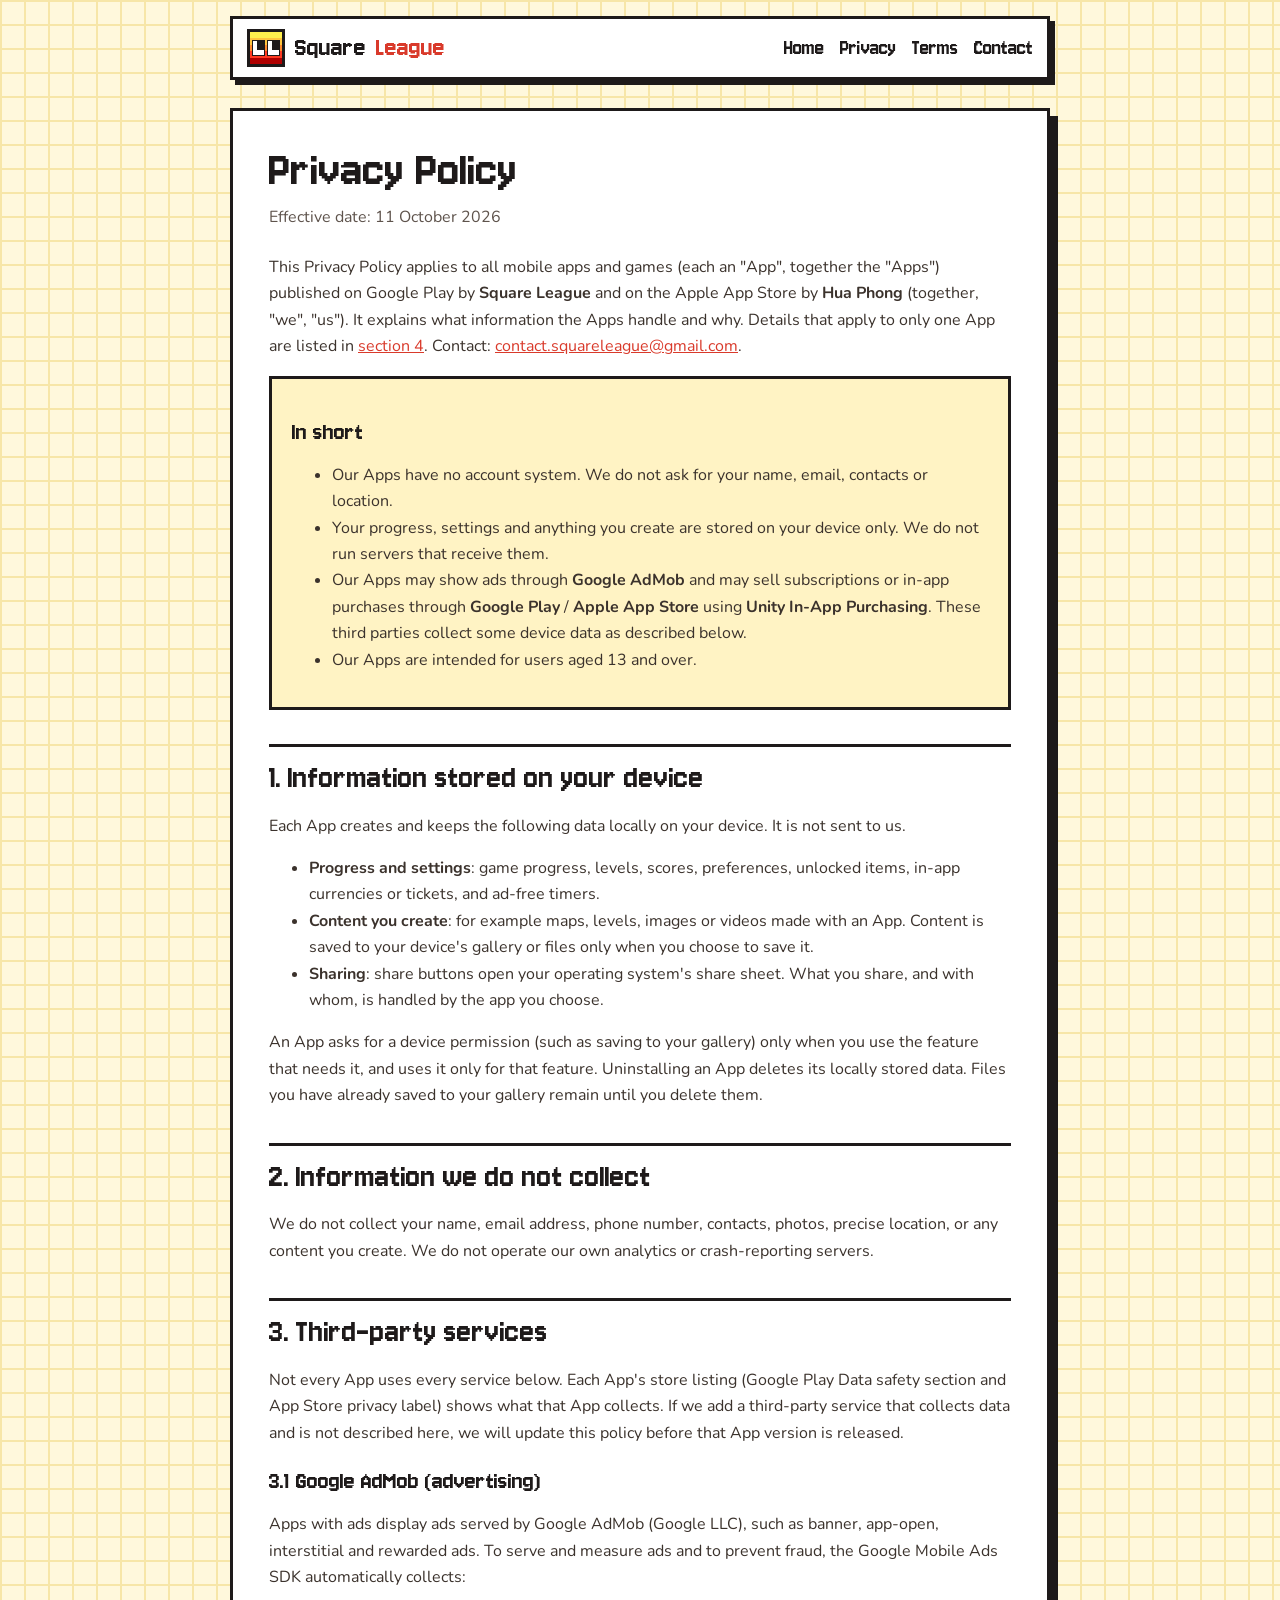
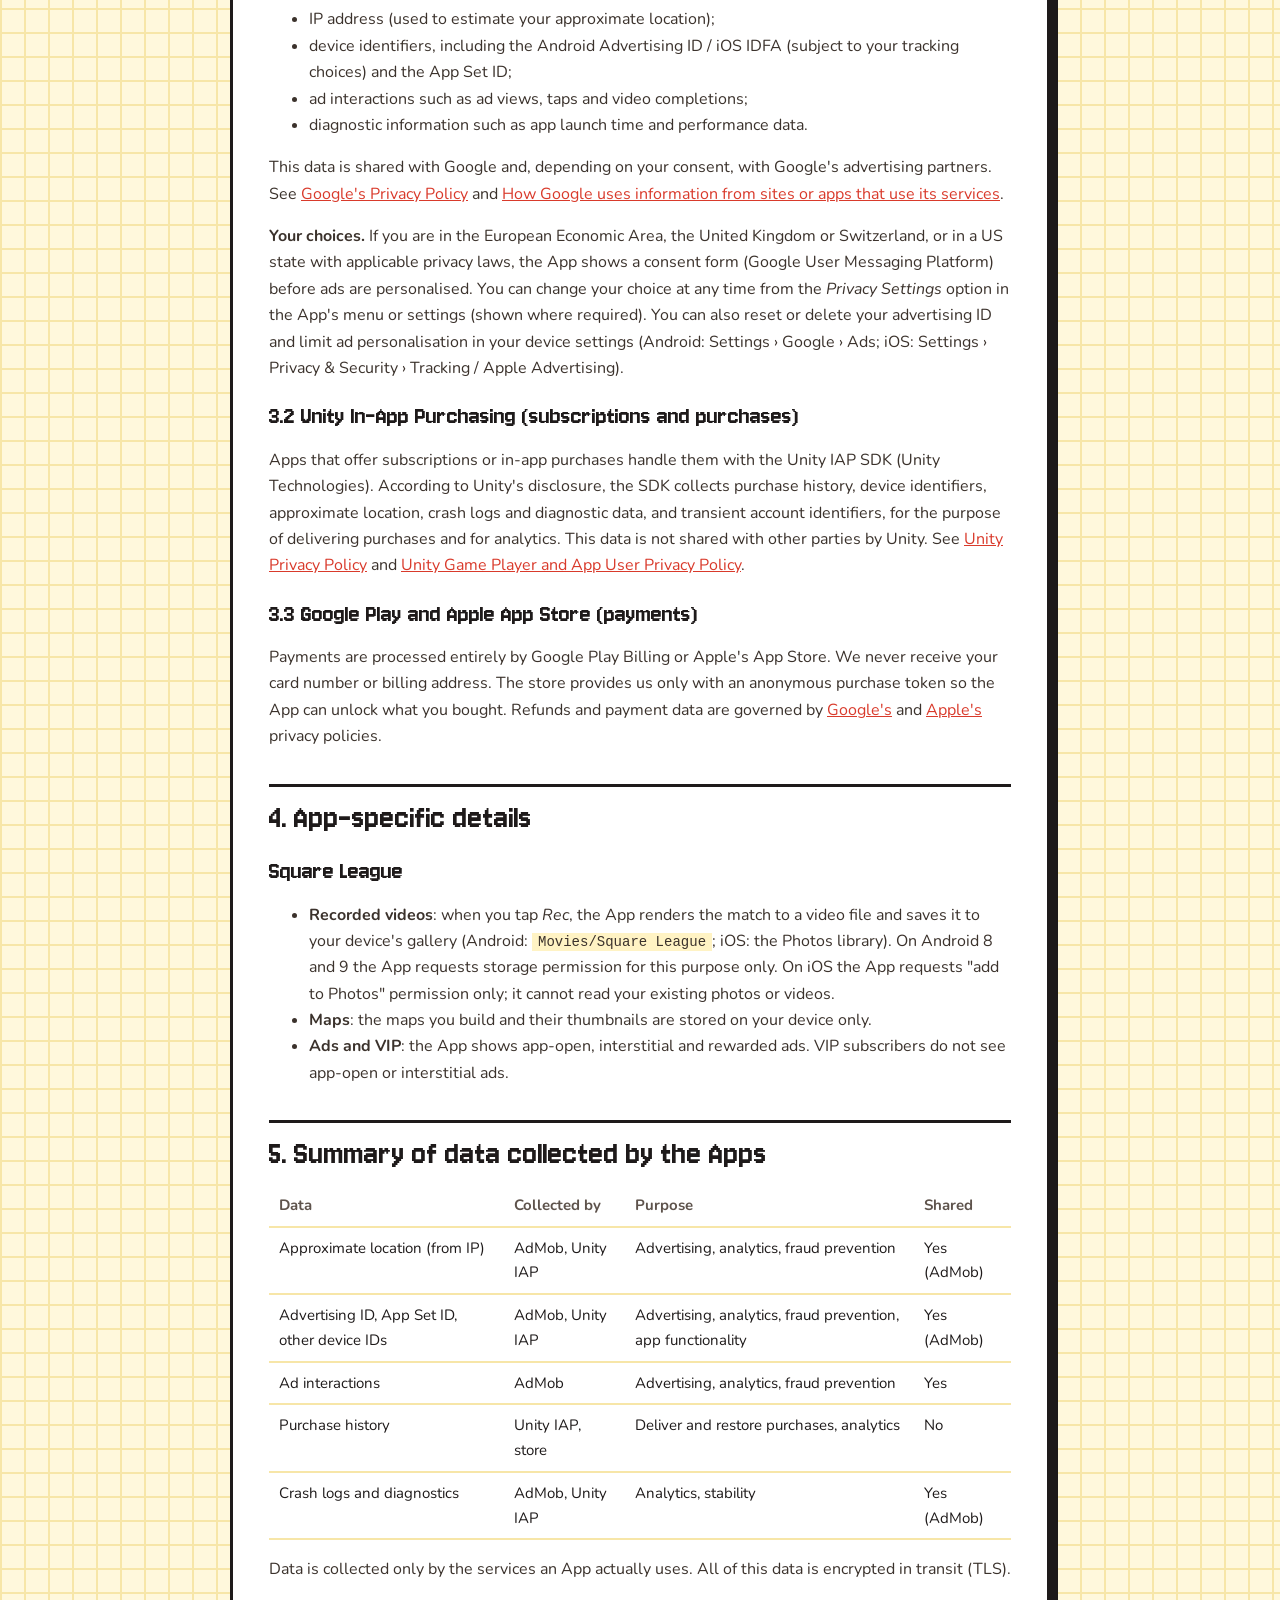
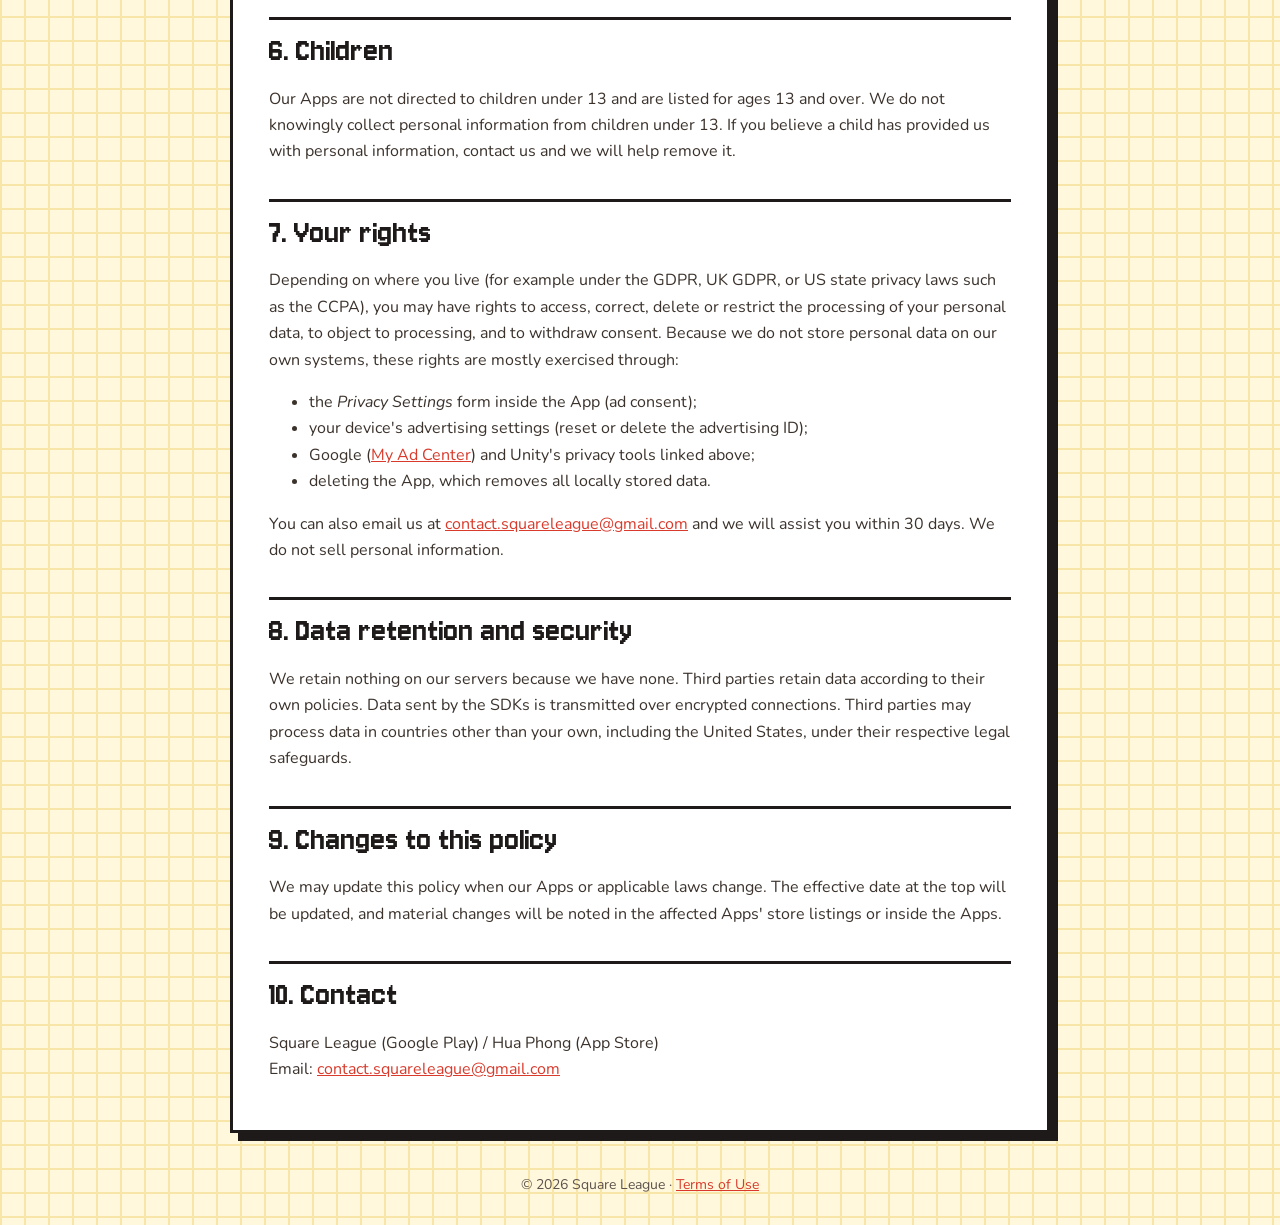
<file: privacy.html>
<!doctype html>
<html lang="en">
<head>
<meta charset="utf-8">
<meta name="viewport" content="width=device-width,initial-scale=1">
<title>Privacy Policy - Square League</title>
<link rel="icon" href="favicon.svg" type="image/svg+xml">
<link rel="preconnect" href="https://fonts.googleapis.com">
<link href="https://fonts.googleapis.com/css2?family=Jersey+10&family=Nunito:wght@500;700;800&display=swap" rel="stylesheet">
<link rel="stylesheet" href="style.css">
</head>
<body>
<header><div class="wrap">
  <a class="brand" href="./"><span class="logo" aria-hidden="true"><i></i><i></i></span>Square<span>League</span></a>
  <nav><a href="./">Home</a><a href="privacy.html">Privacy</a><a href="terms.html">Terms</a><a href="mailto:contact.squareleague@gmail.com">Contact</a></nav>
</div></header>

<main><div class="wrap">
  <h1>Privacy Policy</h1>
  <p class="meta">Effective date: 11 October 2026</p>

  <p>This Privacy Policy applies to all mobile apps and games (each an "App", together the "Apps") published on Google Play by <strong>Square League</strong> and on the Apple App Store by <strong>Hua Phong</strong> (together, "we", "us"). It explains what information the Apps handle and why. Details that apply to only one App are listed in <a href="#app-specific">section 4</a>. Contact: <a href="mailto:contact.squareleague@gmail.com">contact.squareleague@gmail.com</a>.</p>

  <div class="card">
    <h3>In short</h3>
    <ul>
      <li>Our Apps have no account system. We do not ask for your name, email, contacts or location.</li>
      <li>Your progress, settings and anything you create are stored on your device only. We do not run servers that receive them.</li>
      <li>Our Apps may show ads through <strong>Google AdMob</strong> and may sell subscriptions or in-app purchases through <strong>Google Play</strong> / <strong>Apple App Store</strong> using <strong>Unity In-App Purchasing</strong>. These third parties collect some device data as described below.</li>
      <li>Our Apps are intended for users aged 13 and over.</li>
    </ul>
  </div>

  <h2>1. Information stored on your device</h2>
  <p>Each App creates and keeps the following data locally on your device. It is not sent to us.</p>
  <ul>
    <li><strong>Progress and settings</strong>: game progress, levels, scores, preferences, unlocked items, in-app currencies or tickets, and ad-free timers.</li>
    <li><strong>Content you create</strong>: for example maps, levels, images or videos made with an App. Content is saved to your device's gallery or files only when you choose to save it.</li>
    <li><strong>Sharing</strong>: share buttons open your operating system's share sheet. What you share, and with whom, is handled by the app you choose.</li>
  </ul>
  <p>An App asks for a device permission (such as saving to your gallery) only when you use the feature that needs it, and uses it only for that feature. Uninstalling an App deletes its locally stored data. Files you have already saved to your gallery remain until you delete them.</p>

  <h2>2. Information we do not collect</h2>
  <p>We do not collect your name, email address, phone number, contacts, photos, precise location, or any content you create. We do not operate our own analytics or crash-reporting servers.</p>

  <h2>3. Third-party services</h2>
  <p>Not every App uses every service below. Each App's store listing (Google Play Data safety section and App Store privacy label) shows what that App collects. If we add a third-party service that collects data and is not described here, we will update this policy before that App version is released.</p>

  <h3>3.1 Google AdMob (advertising)</h3>
  <p>Apps with ads display ads served by Google AdMob (Google LLC), such as banner, app-open, interstitial and rewarded ads. To serve and measure ads and to prevent fraud, the Google Mobile Ads SDK automatically collects:</p>
  <ul>
    <li>IP address (used to estimate your approximate location);</li>
    <li>device identifiers, including the Android Advertising ID / iOS IDFA (subject to your tracking choices) and the App Set ID;</li>
    <li>ad interactions such as ad views, taps and video completions;</li>
    <li>diagnostic information such as app launch time and performance data.</li>
  </ul>
  <p>This data is shared with Google and, depending on your consent, with Google's advertising partners. See <a href="https://policies.google.com/privacy" rel="noopener">Google's Privacy Policy</a> and <a href="https://policies.google.com/technologies/partner-sites" rel="noopener">How Google uses information from sites or apps that use its services</a>.</p>
  <p><strong>Your choices.</strong> If you are in the European Economic Area, the United Kingdom or Switzerland, or in a US state with applicable privacy laws, the App shows a consent form (Google User Messaging Platform) before ads are personalised. You can change your choice at any time from the <em>Privacy Settings</em> option in the App's menu or settings (shown where required). You can also reset or delete your advertising ID and limit ad personalisation in your device settings (Android: Settings &rsaquo; Google &rsaquo; Ads; iOS: Settings &rsaquo; Privacy &amp; Security &rsaquo; Tracking / Apple Advertising).</p>

  <h3>3.2 Unity In-App Purchasing (subscriptions and purchases)</h3>
  <p>Apps that offer subscriptions or in-app purchases handle them with the Unity IAP SDK (Unity Technologies). According to Unity's disclosure, the SDK collects purchase history, device identifiers, approximate location, crash logs and diagnostic data, and transient account identifiers, for the purpose of delivering purchases and for analytics. This data is not shared with other parties by Unity. See <a href="https://unity.com/legal/privacy-policy" rel="noopener">Unity Privacy Policy</a> and <a href="https://unity.com/legal/game-player-and-app-user-privacy-policy" rel="noopener">Unity Game Player and App User Privacy Policy</a>.</p>

  <h3>3.3 Google Play and Apple App Store (payments)</h3>
  <p>Payments are processed entirely by Google Play Billing or Apple's App Store. We never receive your card number or billing address. The store provides us only with an anonymous purchase token so the App can unlock what you bought. Refunds and payment data are governed by <a href="https://policies.google.com/privacy" rel="noopener">Google's</a> and <a href="https://www.apple.com/legal/privacy/" rel="noopener">Apple's</a> privacy policies.</p>

  <h2 id="app-specific">4. App-specific details</h2>

  <h3>Square League</h3>
  <ul>
    <li><strong>Recorded videos</strong>: when you tap <em>Rec</em>, the App renders the match to a video file and saves it to your device's gallery (Android: <code>Movies/Square League</code>; iOS: the Photos library). On Android 8 and 9 the App requests storage permission for this purpose only. On iOS the App requests "add to Photos" permission only; it cannot read your existing photos or videos.</li>
    <li><strong>Maps</strong>: the maps you build and their thumbnails are stored on your device only.</li>
    <li><strong>Ads and VIP</strong>: the App shows app-open, interstitial and rewarded ads. VIP subscribers do not see app-open or interstitial ads.</li>
  </ul>

  <h2>5. Summary of data collected by the Apps</h2>
  <table>
    <tr><th>Data</th><th>Collected by</th><th>Purpose</th><th>Shared</th></tr>
    <tr><td>Approximate location (from IP)</td><td>AdMob, Unity IAP</td><td>Advertising, analytics, fraud prevention</td><td>Yes (AdMob)</td></tr>
    <tr><td>Advertising ID, App Set ID, other device IDs</td><td>AdMob, Unity IAP</td><td>Advertising, analytics, fraud prevention, app functionality</td><td>Yes (AdMob)</td></tr>
    <tr><td>Ad interactions</td><td>AdMob</td><td>Advertising, analytics, fraud prevention</td><td>Yes</td></tr>
    <tr><td>Purchase history</td><td>Unity IAP, store</td><td>Deliver and restore purchases, analytics</td><td>No</td></tr>
    <tr><td>Crash logs and diagnostics</td><td>AdMob, Unity IAP</td><td>Analytics, stability</td><td>Yes (AdMob)</td></tr>
  </table>
  <p>Data is collected only by the services an App actually uses. All of this data is encrypted in transit (TLS).</p>

  <h2>6. Children</h2>
  <p>Our Apps are not directed to children under 13 and are listed for ages 13 and over. We do not knowingly collect personal information from children under 13. If you believe a child has provided us with personal information, contact us and we will help remove it.</p>

  <h2>7. Your rights</h2>
  <p>Depending on where you live (for example under the GDPR, UK GDPR, or US state privacy laws such as the CCPA), you may have rights to access, correct, delete or restrict the processing of your personal data, to object to processing, and to withdraw consent. Because we do not store personal data on our own systems, these rights are mostly exercised through:</p>
  <ul>
    <li>the <em>Privacy Settings</em> form inside the App (ad consent);</li>
    <li>your device's advertising settings (reset or delete the advertising ID);</li>
    <li>Google (<a href="https://myadcenter.google.com/" rel="noopener">My Ad Center</a>) and Unity's privacy tools linked above;</li>
    <li>deleting the App, which removes all locally stored data.</li>
  </ul>
  <p>You can also email us at <a href="mailto:contact.squareleague@gmail.com">contact.squareleague@gmail.com</a> and we will assist you within 30 days. We do not sell personal information.</p>

  <h2>8. Data retention and security</h2>
  <p>We retain nothing on our servers because we have none. Third parties retain data according to their own policies. Data sent by the SDKs is transmitted over encrypted connections. Third parties may process data in countries other than your own, including the United States, under their respective legal safeguards.</p>

  <h2>9. Changes to this policy</h2>
  <p>We may update this policy when our Apps or applicable laws change. The effective date at the top will be updated, and material changes will be noted in the affected Apps' store listings or inside the Apps.</p>

  <h2>10. Contact</h2>
  <p>Square League (Google Play) / Hua Phong (App Store)<br>Email: <a href="mailto:contact.squareleague@gmail.com">contact.squareleague@gmail.com</a></p>
</div></main>

<footer><div class="wrap">&copy; 2026 Square League &middot; <a href="terms.html">Terms of Use</a></div></footer>
</body>
</html>
</file>
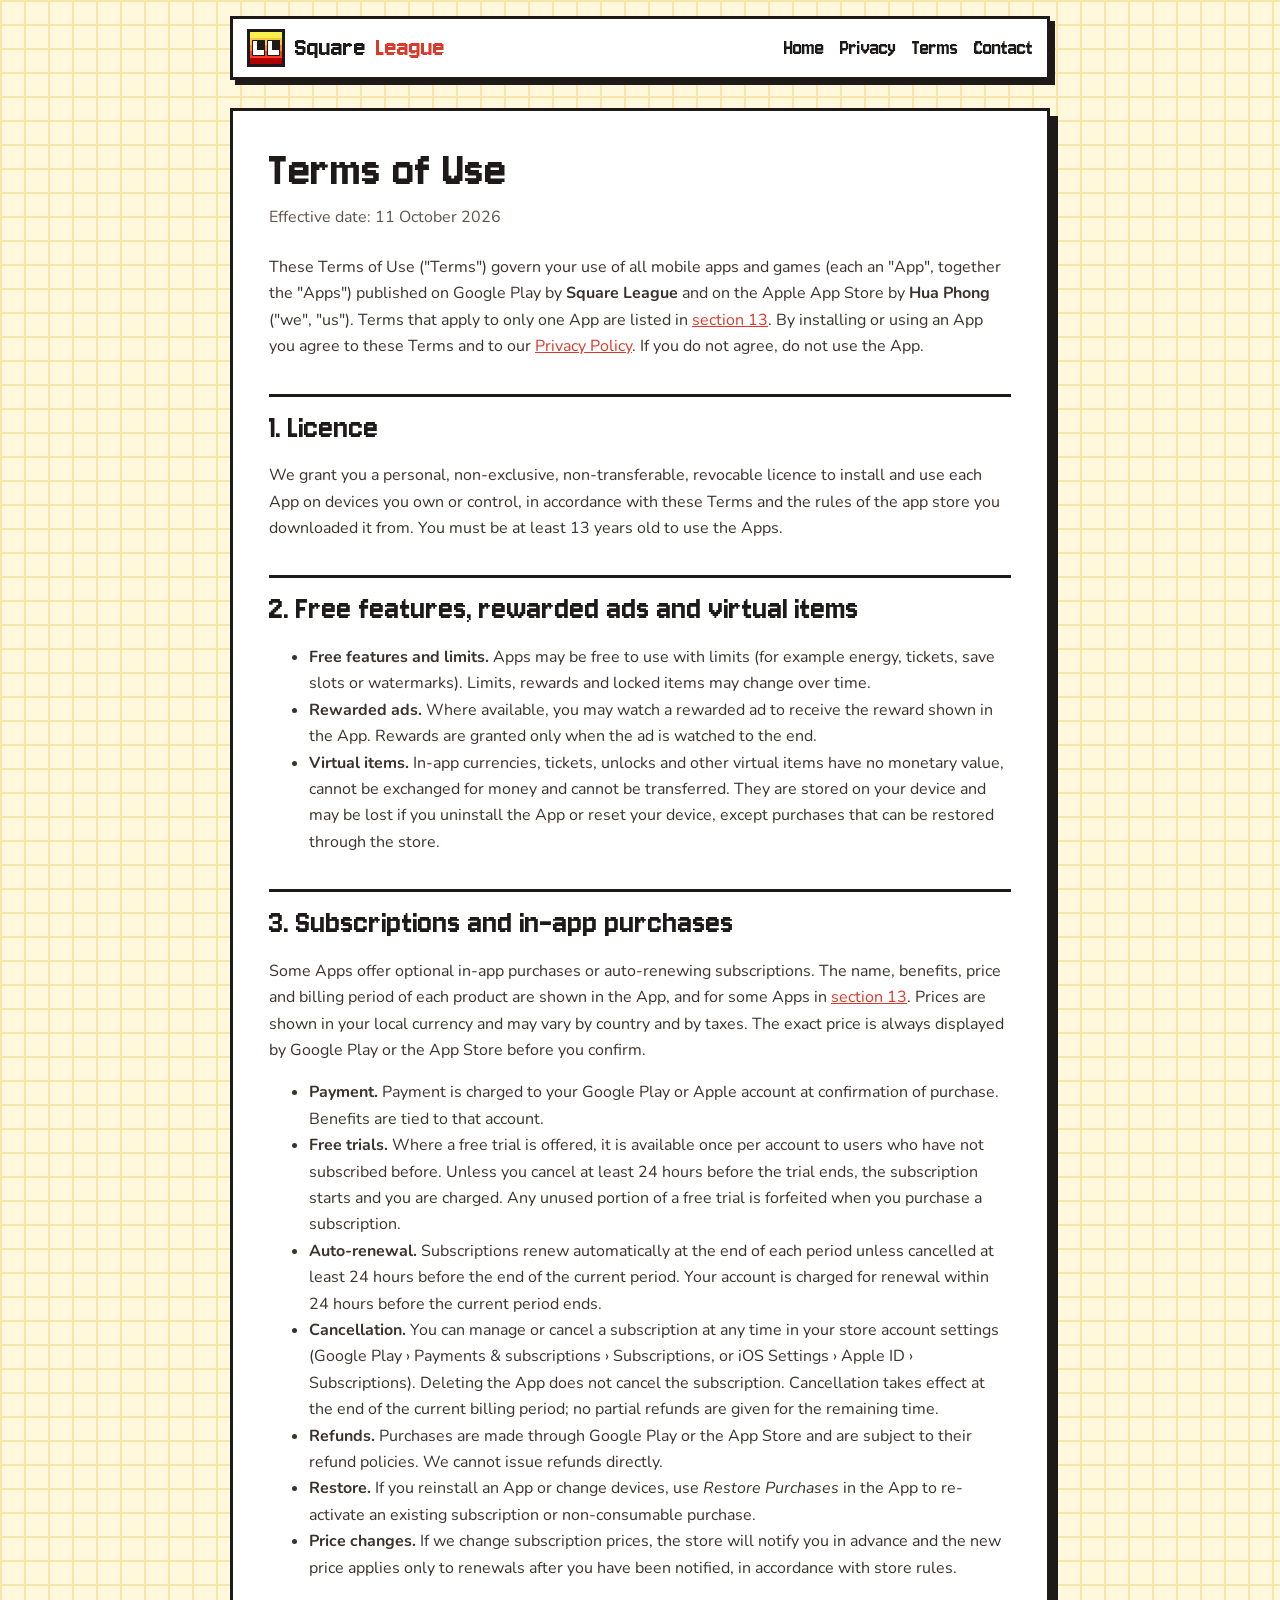
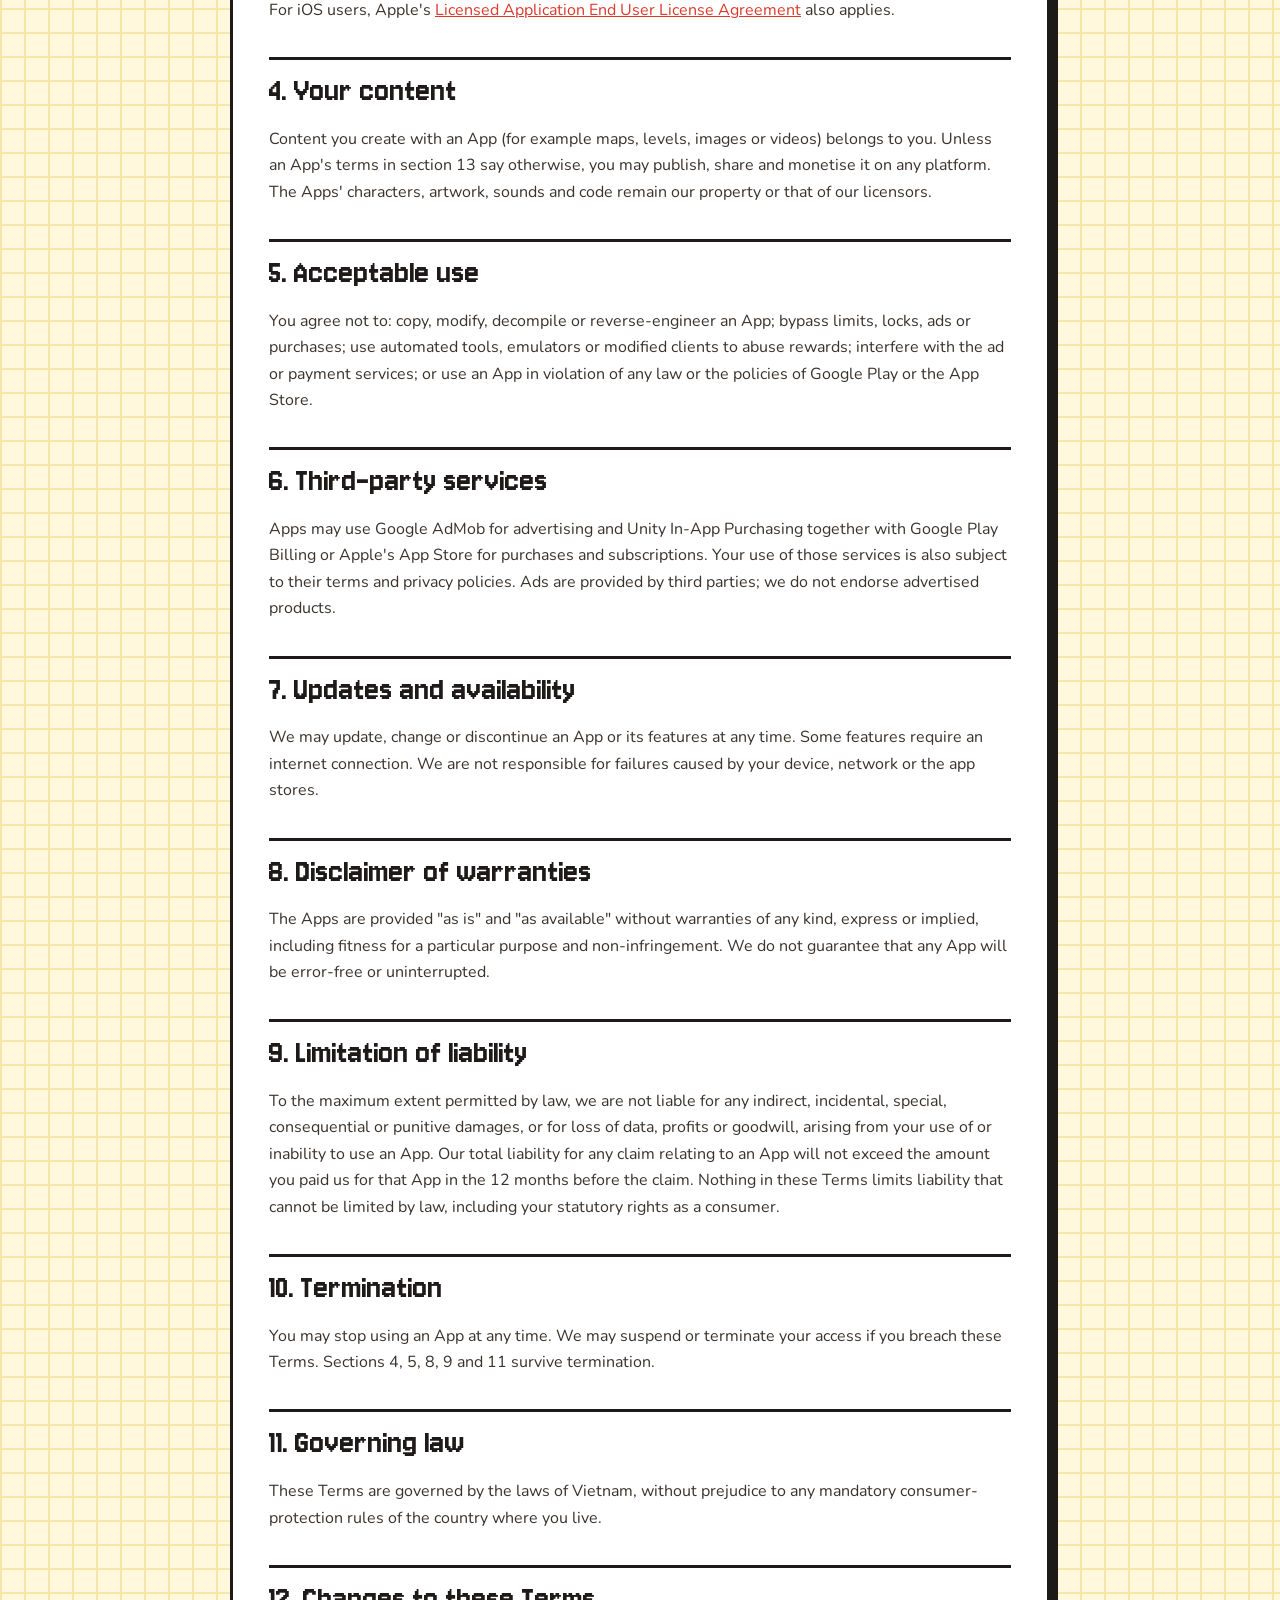
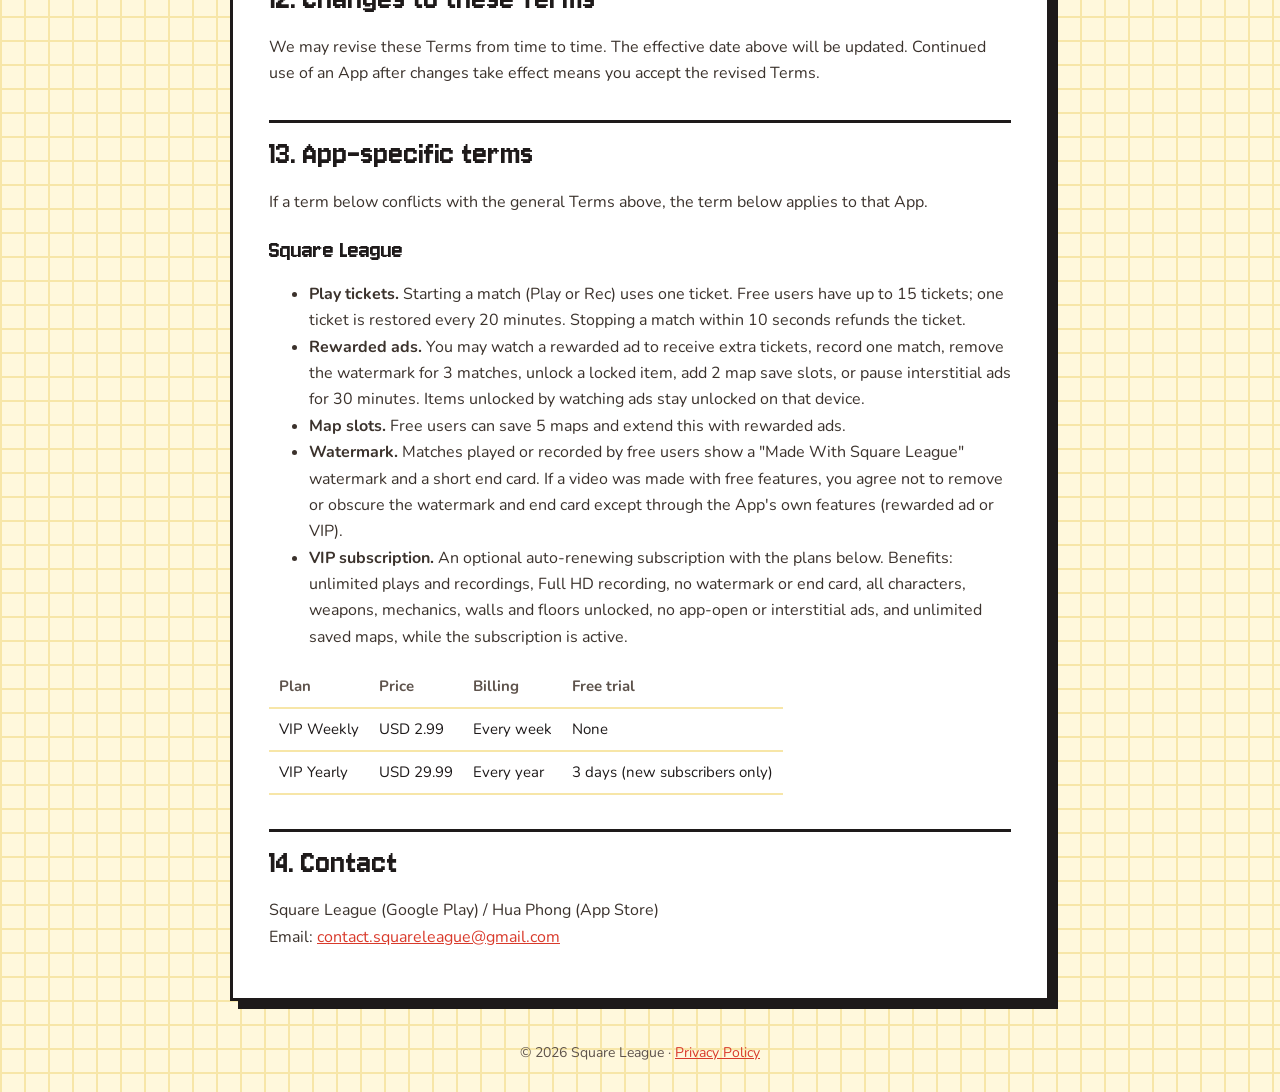
<file: terms.html>
<!doctype html>
<html lang="en">
<head>
<meta charset="utf-8">
<meta name="viewport" content="width=device-width,initial-scale=1">
<title>Terms of Use - Square League</title>
<link rel="icon" href="favicon.svg" type="image/svg+xml">
<link rel="preconnect" href="https://fonts.googleapis.com">
<link href="https://fonts.googleapis.com/css2?family=Jersey+10&family=Nunito:wght@500;700;800&display=swap" rel="stylesheet">
<link rel="stylesheet" href="style.css">
</head>
<body>
<header><div class="wrap">
  <a class="brand" href="./"><span class="logo" aria-hidden="true"><i></i><i></i></span>Square<span>League</span></a>
  <nav><a href="./">Home</a><a href="privacy.html">Privacy</a><a href="terms.html">Terms</a><a href="mailto:contact.squareleague@gmail.com">Contact</a></nav>
</div></header>

<main><div class="wrap">
  <h1>Terms of Use</h1>
  <p class="meta">Effective date: 11 October 2026</p>

  <p>These Terms of Use ("Terms") govern your use of all mobile apps and games (each an "App", together the "Apps") published on Google Play by <strong>Square League</strong> and on the Apple App Store by <strong>Hua Phong</strong> ("we", "us"). Terms that apply to only one App are listed in <a href="#app-specific">section 13</a>. By installing or using an App you agree to these Terms and to our <a href="privacy.html">Privacy Policy</a>. If you do not agree, do not use the App.</p>

  <h2>1. Licence</h2>
  <p>We grant you a personal, non-exclusive, non-transferable, revocable licence to install and use each App on devices you own or control, in accordance with these Terms and the rules of the app store you downloaded it from. You must be at least 13 years old to use the Apps.</p>

  <h2>2. Free features, rewarded ads and virtual items</h2>
  <ul>
    <li><strong>Free features and limits.</strong> Apps may be free to use with limits (for example energy, tickets, save slots or watermarks). Limits, rewards and locked items may change over time.</li>
    <li><strong>Rewarded ads.</strong> Where available, you may watch a rewarded ad to receive the reward shown in the App. Rewards are granted only when the ad is watched to the end.</li>
    <li><strong>Virtual items.</strong> In-app currencies, tickets, unlocks and other virtual items have no monetary value, cannot be exchanged for money and cannot be transferred. They are stored on your device and may be lost if you uninstall the App or reset your device, except purchases that can be restored through the store.</li>
  </ul>

  <h2>3. Subscriptions and in-app purchases</h2>
  <p>Some Apps offer optional in-app purchases or auto-renewing subscriptions. The name, benefits, price and billing period of each product are shown in the App, and for some Apps in <a href="#app-specific">section 13</a>. Prices are shown in your local currency and may vary by country and by taxes. The exact price is always displayed by Google Play or the App Store before you confirm.</p>
  <ul>
    <li><strong>Payment.</strong> Payment is charged to your Google Play or Apple account at confirmation of purchase. Benefits are tied to that account.</li>
    <li><strong>Free trials.</strong> Where a free trial is offered, it is available once per account to users who have not subscribed before. Unless you cancel at least 24 hours before the trial ends, the subscription starts and you are charged. Any unused portion of a free trial is forfeited when you purchase a subscription.</li>
    <li><strong>Auto-renewal.</strong> Subscriptions renew automatically at the end of each period unless cancelled at least 24 hours before the end of the current period. Your account is charged for renewal within 24 hours before the current period ends.</li>
    <li><strong>Cancellation.</strong> You can manage or cancel a subscription at any time in your store account settings (Google Play &rsaquo; Payments &amp; subscriptions &rsaquo; Subscriptions, or iOS Settings &rsaquo; Apple ID &rsaquo; Subscriptions). Deleting the App does not cancel the subscription. Cancellation takes effect at the end of the current billing period; no partial refunds are given for the remaining time.</li>
    <li><strong>Refunds.</strong> Purchases are made through Google Play or the App Store and are subject to their refund policies. We cannot issue refunds directly.</li>
    <li><strong>Restore.</strong> If you reinstall an App or change devices, use <em>Restore Purchases</em> in the App to re-activate an existing subscription or non-consumable purchase.</li>
    <li><strong>Price changes.</strong> If we change subscription prices, the store will notify you in advance and the new price applies only to renewals after you have been notified, in accordance with store rules.</li>
  </ul>
  <p>For iOS users, Apple's <a href="https://www.apple.com/legal/internet-services/itunes/dev/stdeula/" rel="noopener">Licensed Application End User License Agreement</a> also applies.</p>

  <h2>4. Your content</h2>
  <p>Content you create with an App (for example maps, levels, images or videos) belongs to you. Unless an App's terms in section 13 say otherwise, you may publish, share and monetise it on any platform. The Apps' characters, artwork, sounds and code remain our property or that of our licensors.</p>

  <h2>5. Acceptable use</h2>
  <p>You agree not to: copy, modify, decompile or reverse-engineer an App; bypass limits, locks, ads or purchases; use automated tools, emulators or modified clients to abuse rewards; interfere with the ad or payment services; or use an App in violation of any law or the policies of Google Play or the App Store.</p>

  <h2>6. Third-party services</h2>
  <p>Apps may use Google AdMob for advertising and Unity In-App Purchasing together with Google Play Billing or Apple's App Store for purchases and subscriptions. Your use of those services is also subject to their terms and privacy policies. Ads are provided by third parties; we do not endorse advertised products.</p>

  <h2>7. Updates and availability</h2>
  <p>We may update, change or discontinue an App or its features at any time. Some features require an internet connection. We are not responsible for failures caused by your device, network or the app stores.</p>

  <h2>8. Disclaimer of warranties</h2>
  <p>The Apps are provided "as is" and "as available" without warranties of any kind, express or implied, including fitness for a particular purpose and non-infringement. We do not guarantee that any App will be error-free or uninterrupted.</p>

  <h2>9. Limitation of liability</h2>
  <p>To the maximum extent permitted by law, we are not liable for any indirect, incidental, special, consequential or punitive damages, or for loss of data, profits or goodwill, arising from your use of or inability to use an App. Our total liability for any claim relating to an App will not exceed the amount you paid us for that App in the 12 months before the claim. Nothing in these Terms limits liability that cannot be limited by law, including your statutory rights as a consumer.</p>

  <h2>10. Termination</h2>
  <p>You may stop using an App at any time. We may suspend or terminate your access if you breach these Terms. Sections 4, 5, 8, 9 and 11 survive termination.</p>

  <h2>11. Governing law</h2>
  <p>These Terms are governed by the laws of Vietnam, without prejudice to any mandatory consumer-protection rules of the country where you live.</p>

  <h2>12. Changes to these Terms</h2>
  <p>We may revise these Terms from time to time. The effective date above will be updated. Continued use of an App after changes take effect means you accept the revised Terms.</p>

  <h2 id="app-specific">13. App-specific terms</h2>
  <p>If a term below conflicts with the general Terms above, the term below applies to that App.</p>

  <h3>Square League</h3>
  <ul>
    <li><strong>Play tickets.</strong> Starting a match (Play or Rec) uses one ticket. Free users have up to 15 tickets; one ticket is restored every 20 minutes. Stopping a match within 10 seconds refunds the ticket.</li>
    <li><strong>Rewarded ads.</strong> You may watch a rewarded ad to receive extra tickets, record one match, remove the watermark for 3 matches, unlock a locked item, add 2 map save slots, or pause interstitial ads for 30 minutes. Items unlocked by watching ads stay unlocked on that device.</li>
    <li><strong>Map slots.</strong> Free users can save 5 maps and extend this with rewarded ads.</li>
    <li><strong>Watermark.</strong> Matches played or recorded by free users show a "Made With Square League" watermark and a short end card. If a video was made with free features, you agree not to remove or obscure the watermark and end card except through the App's own features (rewarded ad or VIP).</li>
    <li><strong>VIP subscription.</strong> An optional auto-renewing subscription with the plans below. Benefits: unlimited plays and recordings, Full HD recording, no watermark or end card, all characters, weapons, mechanics, walls and floors unlocked, no app-open or interstitial ads, and unlimited saved maps, while the subscription is active.</li>
  </ul>
  <table>
    <tr><th>Plan</th><th>Price</th><th>Billing</th><th>Free trial</th></tr>
    <tr><td>VIP Weekly</td><td>USD 2.99</td><td>Every week</td><td>None</td></tr>
    <tr><td>VIP Yearly</td><td>USD 29.99</td><td>Every year</td><td>3 days (new subscribers only)</td></tr>
  </table>

  <h2>14. Contact</h2>
  <p>Square League (Google Play) / Hua Phong (App Store)<br>Email: <a href="mailto:contact.squareleague@gmail.com">contact.squareleague@gmail.com</a></p>
</div></main>

<footer><div class="wrap">&copy; 2026 Square League &middot; <a href="privacy.html">Privacy Policy</a></div></footer>
</body>
</html>
</file>
<file: style.css>
/* Legal pages (privacy.html, terms.html). The home page uses site.css. */
:root{--bg:#FFF8DC;--grid:#F7E6A8;--fg:#1E1A1A;--muted:#5E534C;--line:#1E1A1A;--accent:#D93A2B;--yellow:#FFD84D;--cream:#FFF3C4;--pixel:'Jersey 10',ui-monospace,monospace}
*{box-sizing:border-box}
body{margin:0;color:var(--fg);font:16px/1.65 'Nunito',system-ui,sans-serif;background-color:var(--bg);
  background-image:linear-gradient(var(--grid) 2px,transparent 2px),linear-gradient(90deg,var(--grid) 2px,transparent 2px);background-size:24px 24px}
header{padding:16px 16px 0}
.wrap{max-width:820px;margin:0 auto;padding:0 16px}
header .wrap{display:flex;flex-wrap:wrap;gap:8px;align-items:center;justify-content:space-between;min-height:64px;background:#fff;border:3px solid var(--line);box-shadow:5px 5px 0 var(--line);padding:8px 14px}
.brand{display:flex;align-items:center;gap:10px;font-family:var(--pixel);font-size:28px;line-height:1;text-decoration:none;color:var(--fg)}
.brand span:not(.logo){color:var(--accent)}
.logo{position:relative;display:block;width:38px;height:38px;border:3px solid var(--line);background:linear-gradient(#FFF04D 0 20%,#FFC53D 20% 40%,#FF8A2D 40% 60%,#FF3B22 60% 80%,#B00000 80%)}
.logo i{position:absolute;top:24.5%;width:39.4%;height:51%;background:var(--line)}
.logo i:first-child{left:7.4%}.logo i:last-child{left:53.2%}
.logo i::before,.logo i::after{content:"";position:absolute;left:8.1%;background:#fff}
.logo i::before{top:6.25%;width:28.1%;height:87.1%}.logo i::after{top:60.4%;width:83.2%;height:32.9%}
nav a{font-family:var(--pixel);font-size:22px;color:var(--fg);text-decoration:none;margin-left:16px}
nav a:hover{color:var(--accent)}
main{padding:28px 0 40px}
main>.wrap{background:#fff;border:3px solid var(--line);box-shadow:8px 8px 0 var(--line);padding:32px 36px}
h1,h2,h3{font-family:var(--pixel);font-weight:400;line-height:1.05}
h1{font-size:52px;margin:0 0 6px}
h2{font-size:34px;margin:34px 0 10px;padding-top:14px;border-top:3px solid var(--line)}
h3{font-size:26px;margin:22px 0 6px}
.meta{color:var(--muted);margin:0 0 24px}
p,li{color:#3B322C}
a{color:var(--accent)}
table{width:100%;border-collapse:collapse;margin:12px 0;font-size:15px;display:block;overflow-x:auto}
th,td{text-align:left;vertical-align:top;padding:8px 10px;border-bottom:2px solid var(--grid)}
th{color:var(--muted);font-weight:700}
.card{background:var(--cream);border:3px solid var(--line);padding:18px 20px;margin:16px 0}
code{background:var(--cream);padding:1px 6px;font-size:14px}
footer{color:var(--muted);font-size:14px;padding:0 0 28px}
footer .wrap{text-align:center}
@media (max-width:600px){main>.wrap{padding:24px 18px}h1{font-size:42px}nav a{margin-left:10px}}
</file>
